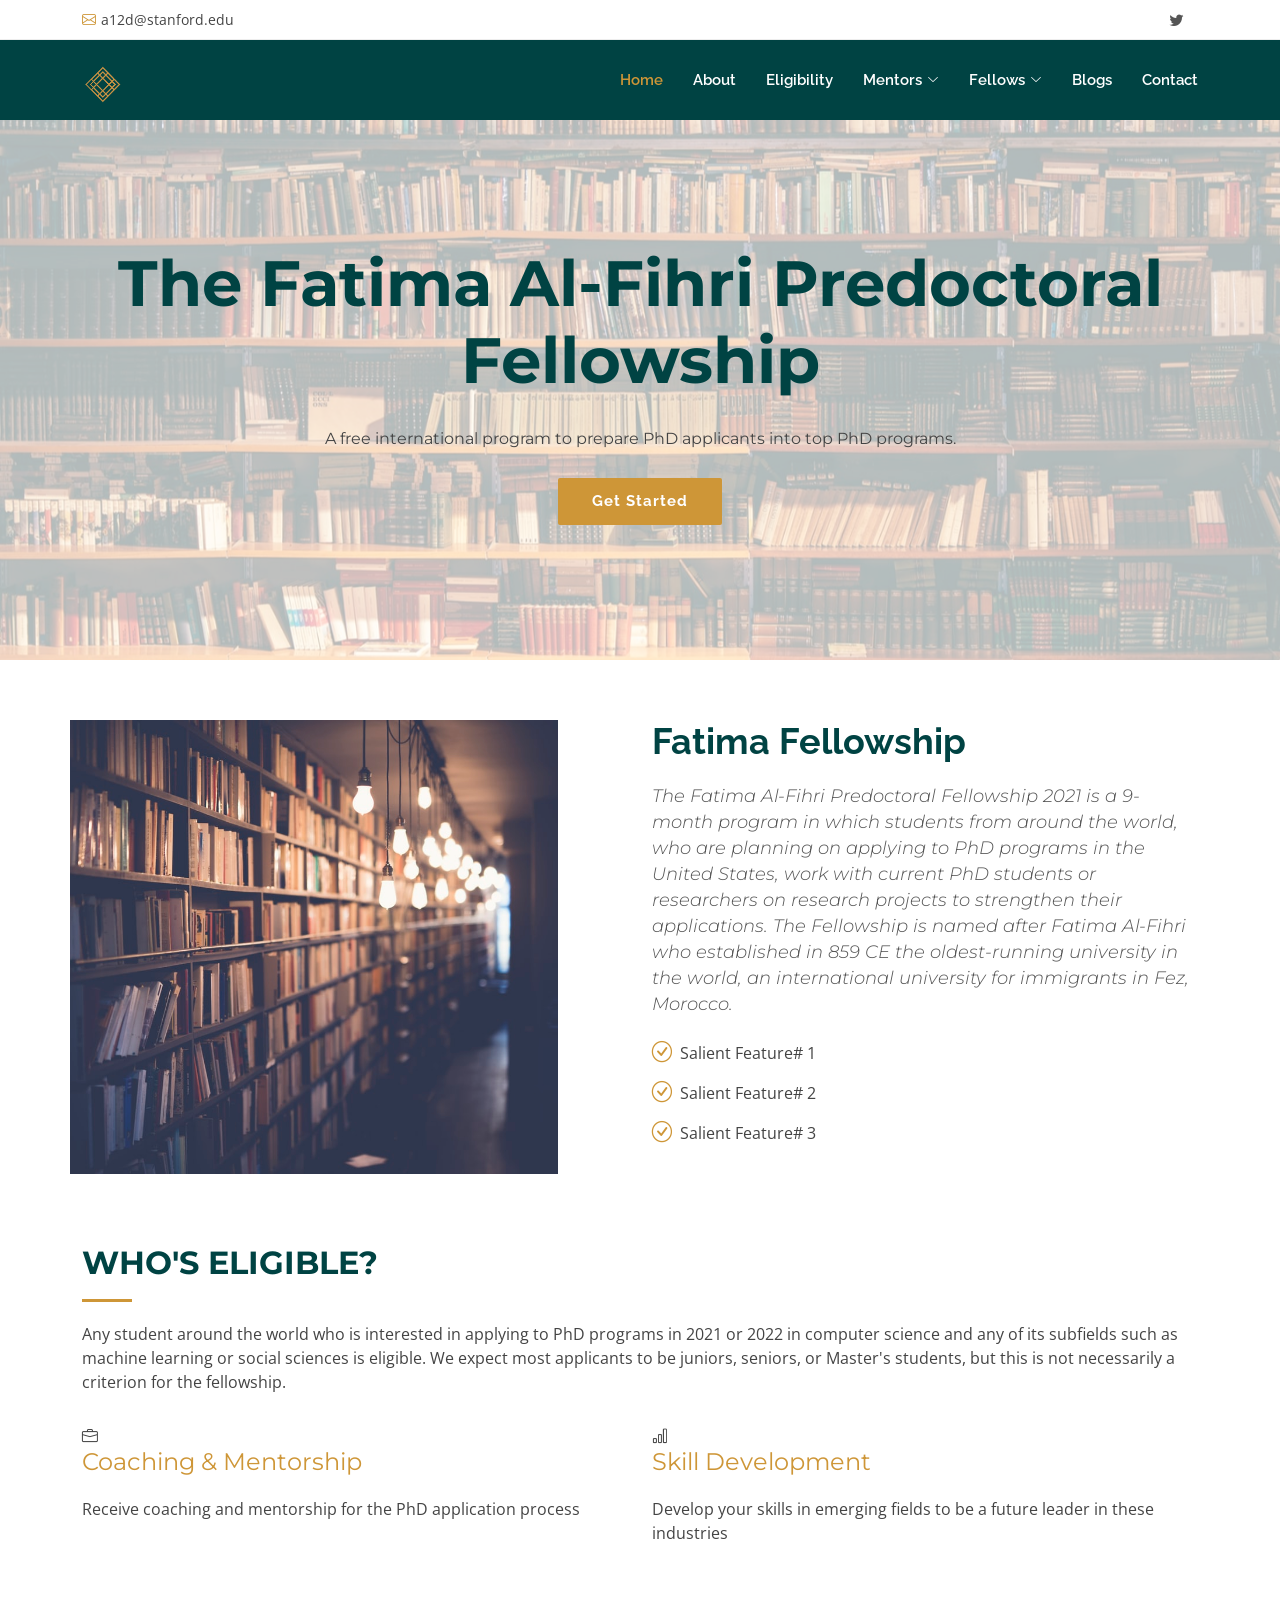
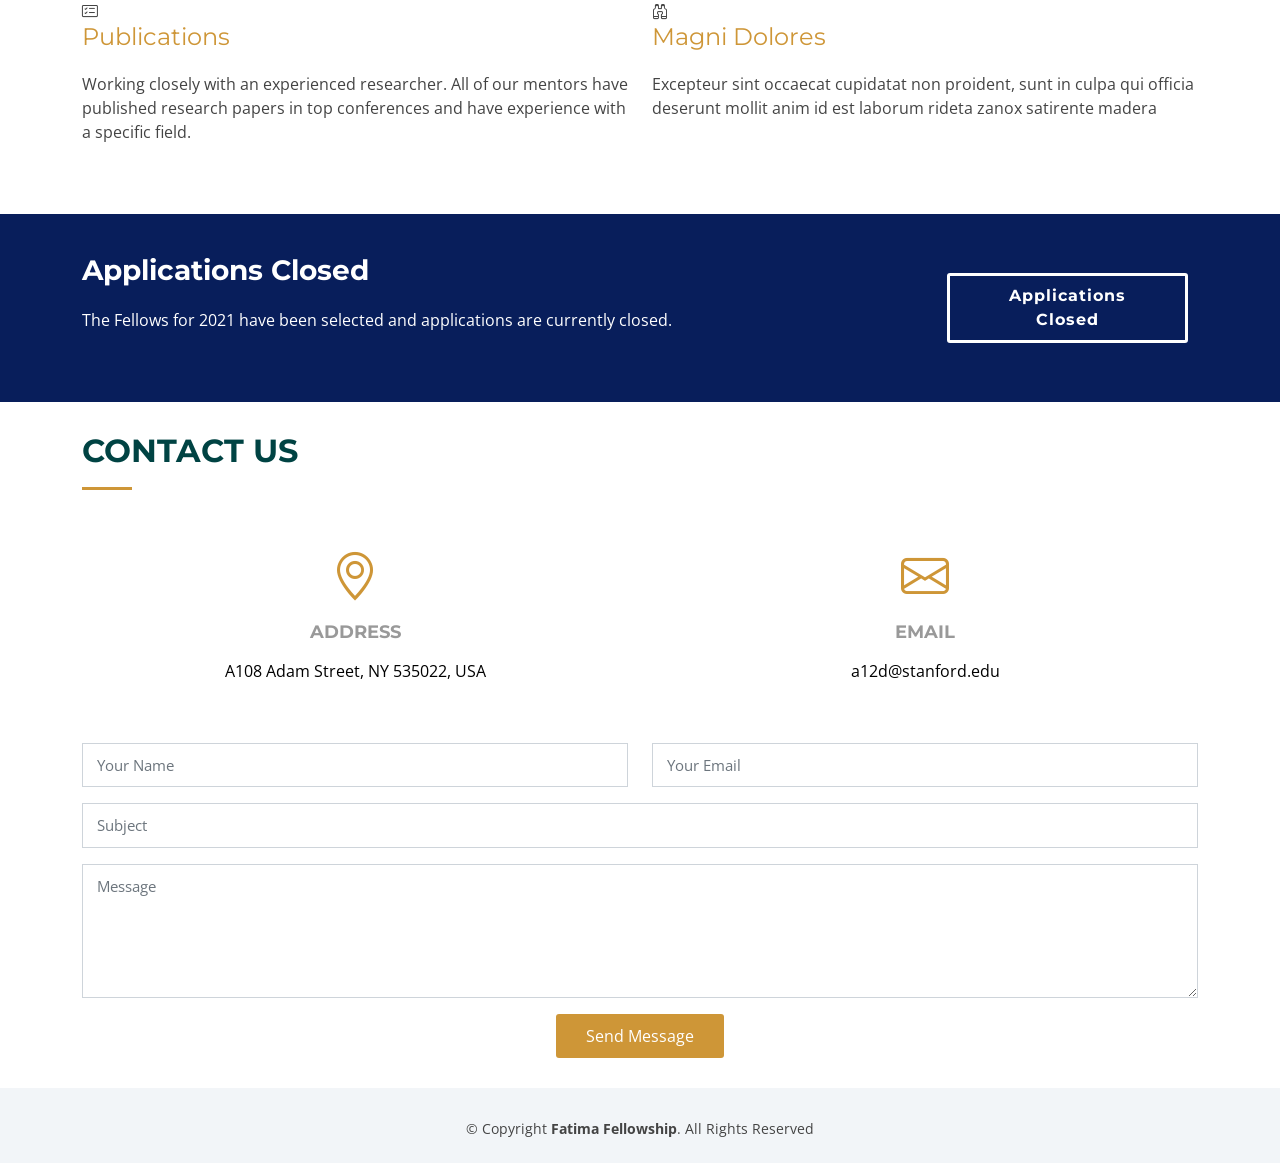
<file: index.html>
<!DOCTYPE html>
<html lang="en">

<head>
  <meta charset="utf-8">
  <meta content="width=device-width, initial-scale=1.0" name="viewport">
  <title>Fatima Fellowship</title>
  <meta content="" name="description">
  <meta content="" name="keywords">

  <!-- Favicons -->
  <link rel="icon" href="FF_logo2.png" type="image/png" sizes="16x16">
  
  <!-- Google Fonts -->
  <link href="https://fonts.googleapis.com/css?family=Open+Sans:300,300i,400,400i,700,700i|Raleway:300,400,500,700,800|Montserrat:300,400,700" rel="stylesheet">

  <!-- Vendor CSS Files -->
  <link href="assets/vendor/aos/aos.css" rel="stylesheet">
  <link href="assets/vendor/bootstrap/css/bootstrap.min.css" rel="stylesheet">
  <link href="assets/vendor/bootstrap-icons/bootstrap-icons.css" rel="stylesheet">
  <link href="assets/vendor/boxicons/css/boxicons.min.css" rel="stylesheet">
  <link href="assets/vendor/glightbox/css/glightbox.min.css" rel="stylesheet">
  <link href="assets/vendor/swiper/swiper-bundle.min.css" rel="stylesheet">

  <!-- Template Main CSS File -->
  <link href="assets/css/style.css" rel="stylesheet">

</head>

<body>

  <!-- ======= Top Bar ======= -->
  <section id="topbar" class="d-flex align-items-center">
    <div class="container d-flex justify-content-center justify-content-md-between">
      <div class="contact-info d-flex align-items-center">
        <i class="bi bi-envelope d-flex align-items-center"><a href="mailto:a12d@stanford.edu">a12d@stanford.edu</a></i>
      </div>
      <div class="social-links d-none d-md-flex align-items-center">
        <a href="https://twitter.com/fatimafellowshp" class="twitter"><i class="bi bi-twitter"></i></a> 
      </div>
    </div>
  </section><!-- End Top Bar-->

  <!-- ======= Header ======= -->
  <header id="header" class="d-flex align-items-center">
    <div class="container d-flex justify-content-between">

      <div id="logo" data-aos="fade-right">
        <h1><a href="index.html"><img src="FF_logo2.png" alt=""></a></h1>
        <!-- Uncomment below if you prefer to use an image logo -->
      </div>

      <nav id="navbar" class="navbar">
        <ul>
          <li><a class="nav-link scrollto active" href="#hero">Home</a></li>
          <li><a class="nav-link scrollto" href="#about">About</a></li>
          <li><a class="nav-link scrollto" href="#eligibility">Eligibility</a></li>
          <li class="dropdown"><a href="#"><span>Mentors</span> <i class="bi bi-chevron-down"></i></a>
            <ul>
              <li><a href="/mentors/mentors_cs.html">Computer Sciences</a></li>
              <li><a href="/mentors/mentors_social.html">Social Sciences</a></li>
            </ul>
          </li>
          <li class="dropdown"><a href="#"><span>Fellows</span> <i class="bi bi-chevron-down"></i></a>
            <ul>
              <li><a href="./fellows/fellows_cs.html">Computer Sciences</a></li>
              <li><a href="./fellows/fellows_social.html">Social Sciences</a></li>
            </ul>
          </li>
          <li><a class="nav-link scrollto" href="/blogs/blogs.html">Blogs</a></li>
          <li><a class="nav-link scrollto" href="#contact">Contact</a></li>

        </ul>
        <i class="bi bi-list mobile-nav-toggle"></i>
      </nav><!-- .navbar -->

    </div>
  </header><!-- End Header -->

  <!-- ======= hero Section ======= -->
  <section id="hero">

    <div class="hero-content" data-aos="fade-up">
      <h2>The Fatima Al-Fihri Predoctoral Fellowship</h2>
      <h6>A free international program to prepare PhD applicants into top PhD programs.</h6>
      <div>
        <a href="#call-to-action" class="btn-projects scrollto">Get Started</a>
      </div>
    </div>

    <div class="hero-slider swiper-container">
      <div class="swiper-wrapper">
        <div class="swiper-slide" style="background-image: url('assets/img/hero-carousel/1.jpeg');"></div>
      </div>
    </div>

  </section><!-- End Hero Section -->

  <main id="main">

    <!-- ======= About Section ======= -->
    <section id="about">
      <div class="container" data-aos="fade-up">
        <div class="row">
          <div class="col-lg-6 about-img">
            <img src="assets/img/library.jpeg" alt="">
          </div>

          <div class="col-lg-6 content">
            <h2>Fatima Fellowship</h2>
            <h3>The Fatima Al-Fihri Predoctoral Fellowship 2021 is a 9-month program in which students from around
               the world, who are planning on applying to PhD programs in the United States, work with current PhD students or researchers 
               on research projects to strengthen their applications. The Fellowship is named after Fatima Al-Fihri who established in 859 CE 
               the oldest-running university in the world, an international university for immigrants in Fez, Morocco.</h3>

            <ul>
              <li><i class="bi bi-check-circle"></i> Salient Feature# 1</li>
              <li><i class="bi bi-check-circle"></i> Salient Feature# 2</li>
              <li><i class="bi bi-check-circle"></i> Salient Feature# 3</li>
            </ul>

          </div>
        </div>

      </div>
    </section><!-- End About Section -->

    <!-- ======= Eligiblilty Section ======= -->
    <section id="eligibility">
      <div class="container" data-aos="fade-up">
        <div class="section-header">
          <h2>Who's eligible?</h2>
          <p>Any student around the world who is interested in applying to PhD programs in 2021 or 2022 in computer science 
            and any of its subfields such as machine learning or social sciences is eligible. We expect most applicants to be juniors, seniors, 
            or Master's students, but this is not necessarily a criterion for the fellowship.</p>
        </div>

        <div class="row gy-4">

          <div class="col-lg-6" data-aos="fade-up" data-aos-delay="100">
            <div class="box">
              <div class="icon"><i class="bi bi-briefcase"></i></div>
              <h4 class="title"><a href="">Coaching & Mentorship</a></h4>
              <p class="description">Receive coaching and mentorship for the PhD application process</p>
            </div>
          </div>

          <div class="col-lg-6" data-aos="fade-up" data-aos-delay="200">
            <div class="box">
              <div class="icon"><i class="bi bi-bar-chart"></i></div>
              <h4 class="title"><a href="">Skill Development</a></h4>
              <p class="description"> Develop your skills in emerging fields 
                to be a future leader in these industries</p>
            </div>
          </div>

          <div class="col-lg-6" data-aos="fade-up" data-aos-delay="300">
            <div class="box">
              <div class="icon"><i class="bi bi-card-checklist"></i></div>
              <h4 class="title"><a href="">Publications</a></h4>
              <p class="description">Working closely with an experienced researcher. All of our mentors have published research 
                papers in top conferences and have experience with a specific field.</p>
            </div>
          </div>

          <div class="col-lg-6" data-aos="fade-up" data-aos-delay="400">
            <div class="box">
              <div class="icon"><i class="bi bi-binoculars"></i></div>
              <h4 class="title"><a href="">Magni Dolores</a></h4>
              <p class="description">Excepteur sint occaecat cupidatat non proident, sunt in culpa qui officia deserunt mollit anim id est laborum rideta zanox satirente madera</p>
            </div>
          </div>

        </div>

      </div>
    </section><!-- End Services Section -->

    <!-- ======= Clients Section ======= 
    <section id="clients">
      <div class="container" data-aos="fade-up">
        <div class="section-header">
          <h2>Clients</h2>
          <p>Sed tamen tempor magna labore dolore dolor sint tempor duis magna elit veniam aliqua esse amet veniam enim export quid quid veniam aliqua eram noster malis nulla duis fugiat culpa esse aute nulla ipsum velit export irure minim illum fore</p>
        </div>

        <div class="clients-slider swiper-container" data-aos="fade-up" data-aos-delay="100">
          <div class="swiper-wrapper align-items-center">
            <div class="swiper-slide"><img src="assets/img/clients/client-1.png" class="img-fluid" alt=""></div>
            <div class="swiper-slide"><img src="assets/img/clients/client-2.png" class="img-fluid" alt=""></div>
            <div class="swiper-slide"><img src="assets/img/clients/client-3.png" class="img-fluid" alt=""></div>
            <div class="swiper-slide"><img src="assets/img/clients/client-4.png" class="img-fluid" alt=""></div>
            <div class="swiper-slide"><img src="assets/img/clients/client-5.png" class="img-fluid" alt=""></div>
            <div class="swiper-slide"><img src="assets/img/clients/client-6.png" class="img-fluid" alt=""></div>
            <div class="swiper-slide"><img src="assets/img/clients/client-7.png" class="img-fluid" alt=""></div>
            <div class="swiper-slide"><img src="assets/img/clients/client-8.png" class="img-fluid" alt=""></div>
          </div>
          <div class="swiper-pagination"></div>
        </div>

      </div>
    </section> End Clients Section -->

    <!-- ======= Portfolio Section ======= 
    <section id="portfolio" class="portfolio">
      <div class="container" data-aos="fade-up">
        <div class="section-header">
          <h2>Our Portfolio</h2>
          <p>Sed tamen tempor magna labore dolore dolor sint tempor duis magna elit veniam aliqua esse amet veniam enim export quid quid veniam aliqua eram noster malis nulla duis fugiat culpa esse aute nulla ipsum velit export irure minim illum fore</p>
        </div>

        <div class="row" data-aos="fade-up" data-aos-delay="100">
          <div class="col-lg-12 d-flex justify-content-center">
            <ul id="portfolio-flters">
              <li data-filter="*" class="filter-active">All</li>
              <li data-filter=".filter-app">App</li>
              <li data-filter=".filter-card">Card</li>
              <li data-filter=".filter-web">Web</li>
            </ul>
          </div>
        </div>

        <div class="row portfolio-container" data-aos="fade-up" data-aos-delay="200">

          <div class="col-lg-4 col-md-6 portfolio-item filter-app">
            <img src="assets/img/portfolio/portfolio-1.jpg" class="img-fluid" alt="">
            <div class="portfolio-info">
              <h4>App 1</h4>
              <p>App</p>
              <a href="assets/img/portfolio/portfolio-1.jpg" data-gallery="portfolioGallery" class="portfolio-lightbox preview-link" title="App 1"><i class="bx bx-plus"></i></a>
              <a href="portfolio-details.html" class="details-link" title="More Details"><i class="bx bx-link"></i></a>
            </div>
          </div>

          <div class="col-lg-4 col-md-6 portfolio-item filter-web">
            <img src="assets/img/portfolio/portfolio-2.jpg" class="img-fluid" alt="">
            <div class="portfolio-info">
              <h4>Web 3</h4>
              <p>Web</p>
              <a href="assets/img/portfolio/portfolio-2.jpg" data-gallery="portfolioGallery" class="portfolio-lightbox preview-link" title="Web 3"><i class="bx bx-plus"></i></a>
              <a href="portfolio-details.html" class="details-link" title="More Details"><i class="bx bx-link"></i></a>
            </div>
          </div>

          <div class="col-lg-4 col-md-6 portfolio-item filter-app">
            <img src="assets/img/portfolio/portfolio-3.jpg" class="img-fluid" alt="">
            <div class="portfolio-info">
              <h4>App 2</h4>
              <p>App</p>
              <a href="assets/img/portfolio/portfolio-3.jpg" data-gallery="portfolioGallery" class="portfolio-lightbox preview-link" title="App 2"><i class="bx bx-plus"></i></a>
              <a href="portfolio-details.html" class="details-link" title="More Details"><i class="bx bx-link"></i></a>
            </div>
          </div>

          <div class="col-lg-4 col-md-6 portfolio-item filter-card">
            <img src="assets/img/portfolio/portfolio-4.jpg" class="img-fluid" alt="">
            <div class="portfolio-info">
              <h4>Card 2</h4>
              <p>Card</p>
              <a href="assets/img/portfolio/portfolio-4.jpg" data-gallery="portfolioGallery" class="portfolio-lightbox preview-link" title="Card 2"><i class="bx bx-plus"></i></a>
              <a href="portfolio-details.html" class="details-link" title="More Details"><i class="bx bx-link"></i></a>
            </div>
          </div>

          <div class="col-lg-4 col-md-6 portfolio-item filter-web">
            <img src="assets/img/portfolio/portfolio-5.jpg" class="img-fluid" alt="">
            <div class="portfolio-info">
              <h4>Web 2</h4>
              <p>Web</p>
              <a href="assets/img/portfolio/portfolio-5.jpg" data-gallery="portfolioGallery" class="portfolio-lightbox preview-link" title="Web 2"><i class="bx bx-plus"></i></a>
              <a href="portfolio-details.html" class="details-link" title="More Details"><i class="bx bx-link"></i></a>
            </div>
          </div>

          <div class="col-lg-4 col-md-6 portfolio-item filter-app">
            <img src="assets/img/portfolio/portfolio-6.jpg" class="img-fluid" alt="">
            <div class="portfolio-info">
              <h4>App 3</h4>
              <p>App</p>
              <a href="assets/img/portfolio/portfolio-6.jpg" data-gallery="portfolioGallery" class="portfolio-lightbox preview-link" title="App 3"><i class="bx bx-plus"></i></a>
              <a href="portfolio-details.html" class="details-link" title="More Details"><i class="bx bx-link"></i></a>
            </div>
          </div>

          <div class="col-lg-4 col-md-6 portfolio-item filter-card">
            <img src="assets/img/portfolio/portfolio-7.jpg" class="img-fluid" alt="">
            <div class="portfolio-info">
              <h4>Card 1</h4>
              <p>Card</p>
              <a href="assets/img/portfolio/portfolio-7.jpg" data-gallery="portfolioGallery" class="portfolio-lightbox preview-link" title="Card 1"><i class="bx bx-plus"></i></a>
              <a href="portfolio-details.html" class="details-link" title="More Details"><i class="bx bx-link"></i></a>
            </div>
          </div>

          <div class="col-lg-4 col-md-6 portfolio-item filter-card">
            <img src="assets/img/portfolio/portfolio-8.jpg" class="img-fluid" alt="">
            <div class="portfolio-info">
              <h4>Card 3</h4>
              <p>Card</p>
              <a href="assets/img/portfolio/portfolio-8.jpg" data-gallery="portfolioGallery" class="portfolio-lightbox preview-link" title="Card 3"><i class="bx bx-plus"></i></a>
              <a href="portfolio-details.html" class="details-link" title="More Details"><i class="bx bx-link"></i></a>
            </div>
          </div>

          <div class="col-lg-4 col-md-6 portfolio-item filter-web">
            <img src="assets/img/portfolio/portfolio-9.jpg" class="img-fluid" alt="">
            <div class="portfolio-info">
              <h4>Web 3</h4>
              <p>Web</p>
              <a href="assets/img/portfolio/portfolio-9.jpg" data-gallery="portfolioGallery" class="portfolio-lightbox preview-link" title="Web 3"><i class="bx bx-plus"></i></a>
              <a href="portfolio-details.html" class="details-link" title="More Details"><i class="bx bx-link"></i></a>
            </div>
          </div>

        </div>

      </div>
    </section>  End Portfolio Section -->

    <!-- ======= Testimonials Section ======= 
    <section id="testimonials">
      <div class="container" data-aos="fade-up">
        <div class="section-header">
          <h2>Testimonials</h2>
          <p>Sed tamen tempor magna labore dolore dolor sint tempor duis magna elit veniam aliqua esse amet veniam enim export quid quid veniam aliqua eram noster malis nulla duis fugiat culpa esse aute nulla ipsum velit export irure minim illum fore</p>
        </div>

        <div class="testimonials-slider swiper-container" data-aos="fade-up" data-aos-delay="100">
          <div class="swiper-wrapper">

            <div class="swiper-slide">
              <div class="testimonial-item">
                <p>
                  <img src="assets/img/quote-sign-left.png" class="quote-sign-left" alt="">
                  Proin iaculis purus consequat sem cure digni ssim donec porttitora entum suscipit rhoncus. Accusantium quam, ultricies eget id, aliquam eget nibh et. Maecen aliquam, risus at semper.
                  <img src="assets/img/quote-sign-right.png" class="quote-sign-right" alt="">
                </p>
                <img src="assets/img/testimonial-1.jpg" class="testimonial-img" alt="">
                <h3>Saul Goodman</h3>
                <h4>Ceo &amp; Founder</h4>
              </div>
            </div>End testimonial item 

            <div class="swiper-slide">
              <div class="testimonial-item">
                <p>
                  <img src="assets/img/quote-sign-left.png" class="quote-sign-left" alt="">
                  Export tempor illum tamen malis malis eram quae irure esse labore quem cillum quid cillum eram malis quorum velit fore eram velit sunt aliqua noster fugiat irure amet legam anim culpa.
                  <img src="assets/img/quote-sign-right.png" class="quote-sign-right" alt="">
                </p>
                <img src="assets/img/testimonial-2.jpg" class="testimonial-img" alt="">
                <h3>Sara Wilsson</h3>
                <h4>Designer</h4>
              </div>
            </div>End testimonial item 

            <div class="swiper-slide">
              <div class="testimonial-item">
                <p>
                  <img src="assets/img/quote-sign-left.png" class="quote-sign-left" alt="">
                  Enim nisi quem export duis labore cillum quae magna enim sint quorum nulla quem veniam duis minim tempor labore quem eram duis noster aute amet eram fore quis sint minim.
                  <img src="assets/img/quote-sign-right.png" class="quote-sign-right" alt="">
                </p>
                <img src="assets/img/testimonial-3.jpg" class="testimonial-img" alt="">
                <h3>Jena Karlis</h3>
                <h4>Store Owner</h4>
              </div>
            </div>End testimonial item 

            <div class="swiper-slide">
              <div class="testimonial-item">
                <p>
                  <img src="assets/img/quote-sign-left.png" class="quote-sign-left" alt="">
                  Fugiat enim eram quae cillum dolore dolor amet nulla culpa multos export minim fugiat minim velit minim dolor enim duis veniam ipsum anim magna sunt elit fore quem dolore labore illum veniam.
                  <img src="assets/img/quote-sign-right.png" class="quote-sign-right" alt="">
                </p>
                <img src="assets/img/testimonial-4.jpg" class="testimonial-img" alt="">
                <h3>Matt Brandon</h3>
                <h4>Freelancer</h4>
              </div>
            </div> End testimonial item 

            <div class="swiper-slide">
              <div class="testimonial-item">
                <p>
                  <img src="assets/img/quote-sign-left.png" class="quote-sign-left" alt="">
                  Quis quorum aliqua sint quem legam fore sunt eram irure aliqua veniam tempor noster veniam enim culpa labore duis sunt culpa nulla illum cillum fugiat legam esse veniam culpa fore nisi cillum quid.
                  <img src="assets/img/quote-sign-right.png" class="quote-sign-right" alt="">
                </p>
                <img src="assets/img/testimonial-5.jpg" class="testimonial-img" alt="">
                <h3>John Larson</h3>
                <h4>Entrepreneur</h4>
              </div>
            </div>End testimonial item 

          </div>
          <div class="swiper-pagination"></div>
        </div>

      </div>
    </section>
    End Testimonials Section -->

    <!-- ======= Call To Action Section ======= -->
    <section id="call-to-action">
      <div class="container" data-aos="zoom-out">
        <div class="row">
          <div class="col-lg-9 text-center text-lg-start">
            <h3 class="cta-title">Applications Closed</h3>
            <p class="cta-text">The Fellows for 2021 have been selected and applications are currently closed.</p>
          </div>
          <div class="col-lg-3 cta-btn-container text-center">
            <a class="cta-btn align-middle" disabled="true" href="#">Applications Closed</a>
          </div>
        </div>
      </div>
    </section><!-- End Call To Action Section -->

    <!-- ======= Team Section ======= 
    <section id="team">
      <div class="container" data-aos="fade-up">
        <div class="section-header">
          <h2>Our Team</h2>
        </div>
        <div class="row">
          <div class="col-lg-3 col-md-6">
            <div class="member">
              <div class="pic"><img src="assets/img/team-1.jpeg" alt=""></div>
              <div class="details">
                <h4>Abubakar Abid</h4>
                <span>Chief Executive Officer</span>
                <div class="social">
                  <a href="https://twitter.com/abidlabs"><i class="bi bi-twitter"></i></a>
                  <a href="https://github.com/abidlabs"><i class="bi bi-github"></i></a>
                  <a href="https://www.linkedin.com/in/abid15/"><i class="bi bi-linkedin"></i></a>
                </div>
              </div>
            </div>
          </div>

          <div class="col-lg-3 col-md-6">
            <div class="member">
              <div class="pic"><img src="assets/img/team-2.png" alt=""></div>
              <div class="details">
                <h4>Mehmet Efe Akengin</h4>
                <span>CTO</span>
                <div class="social">
                  <a href=""><i class="bi bi-twitter"></i></a>
                  <a href=""><i class="bi bi-facebook"></i></a>
                  <a href=""><i class="bi bi-instagram"></i></a>
                  <a href=""><i class="bi bi-linkedin"></i></a>
                </div>
              </div>
            </div>
          </div>

          <div class="col-lg-3 col-md-6">
            <div class="member">
              <div class="pic"><img src="assets/img/avatar.png" alt=""></div>
              <div class="details">
                <h4>Ali Abid</h4>
                <span>Product Manager</span>
                <div class="social">
                  <a href=""><i class="bi bi-twitter"></i></a>
                  <a href=""><i class="bi bi-facebook"></i></a>
                  <a href=""><i class="bi bi-instagram"></i></a>
                  <a href=""><i class="bi bi-linkedin"></i></a>
                </div>
              </div>
            </div>
          </div>

          <div class="col-lg-3 col-md-6">
            <div class="member">
              <div class="pic"><img src="assets/img/avatar.png" alt=""></div>
              <div class="details">
                <h4>Razan Baltaji</h4>
                <span>Chief Strategist</span>
                <div class="social">
                  <a href=""><i class="bi bi-twitter"></i></a>
                  <a href=""><i class="bi bi-facebook"></i></a>
                  <a href=""><i class="bi bi-instagram"></i></a>
                  <a href=""><i class="bi bi-linkedin"></i></a>
                </div>
              </div>
            </div>
          </div>
        </div>

      </div>
    </section>End Team Section -->

    <!-- ======= Contact Section ======= -->
    <section id="contact">
      <div class="container" data-aos="fade-up">
        <div class="section-header">
          <h2>Contact Us</h2>
        </div>

        <div class="row contact-info">

          <div class="col-md-6">
            <div class="contact-address">
              <i class="bi bi-geo-alt"></i>
              <h3>Address</h3>
              <address>A108 Adam Street, NY 535022, USA</address>
            </div>
          </div>

          <div class="col-md-6">
            <div class="contact-email">
              <i class="bi bi-envelope"></i>
              <h3>Email</h3>
              <p><a href="mailto:a12d@stanford.edu">a12d@stanford.edu</a></p>
            </div>
          </div>

        </div>
      </div>

      <!-- <div class="container mb-4">
        <iframe src="https://www.google.com/maps/embed?pb=!1m18!1m12!1m3!1d22864.11283411948!2d-73.96468908098944!3d40.630720240038435!2m3!1f0!2f0!3f0!3m2!1i1024!2i768!4f13.1!3m3!1m2!1s0x89c24fa5d33f083b%3A0xc80b8f06e177fe62!2sNew+York%2C+NY%2C+USA!5e0!3m2!1sen!2sbg!4v1540447494452" width="100%" height="380" frameborder="0" style="border:0" allowfullscreen></iframe>
      </div> -->

      <div class="container">
        <div class="form">
          <form action="forms/email_sender.php" method="post" role="form" class="php-email-form">
            <div class="row">
              <div class="form-group col-md-6">
                <input type="text" name="name" class="form-control" id="name" placeholder="Your Name" required>
              </div>
              <div class="form-group col-md-6 mt-3 mt-md-0">
                <input type="email" class="form-control" name="email" id="email" placeholder="Your Email" required>
              </div>
            </div>
            <div class="form-group mt-3">
              <input type="text" class="form-control" name="subject" id="subject" placeholder="Subject" required>
            </div>
            <div class="form-group mt-3">
              <textarea class="form-control" name="message" rows="5" placeholder="Message" required></textarea>
            </div>

            <div class="my-3">
              <div class="loading">Loading</div>
              <div class="error-message"></div>
              <div class="sent-message">Your message has been sent. Thank you!</div>
            </div>

            <div class="text-center"><button name="submit" type="submit">Send Message</button></div>
          </form>
        </div>

      </div>
    </section><!-- End Contact Section -->

  </main><!-- End #main -->

  <!-- ======= Footer ======= -->
  <footer id="footer">
    <div class="container">
      <div class="copyright">
        &copy; Copyright <strong>Fatima Fellowship</strong>. All Rights Reserved
      </div>
    </div>
  </footer><!-- End Footer -->

  <a href="#" class="back-to-top d-flex align-items-center justify-content-center"><i class="bi bi-arrow-up-short"></i></a>

  <!-- Vendor JS Files -->
  <script src="assets/vendor/aos/aos.js"></script>
  <script src="assets/vendor/bootstrap/js/bootstrap.bundle.min.js"></script>
  <script src="assets/vendor/glightbox/js/glightbox.min.js"></script>
  <script src="assets/vendor/isotope-layout/isotope.pkgd.min.js"></script>
  <script src="assets/vendor/php-email-form/validate.js"></script>
  <script src="assets/vendor/swiper/swiper-bundle.min.js"></script>

  <!-- Template Main JS File -->
  <script src="assets/js/main.js"></script>

</body>

</html>
</file>
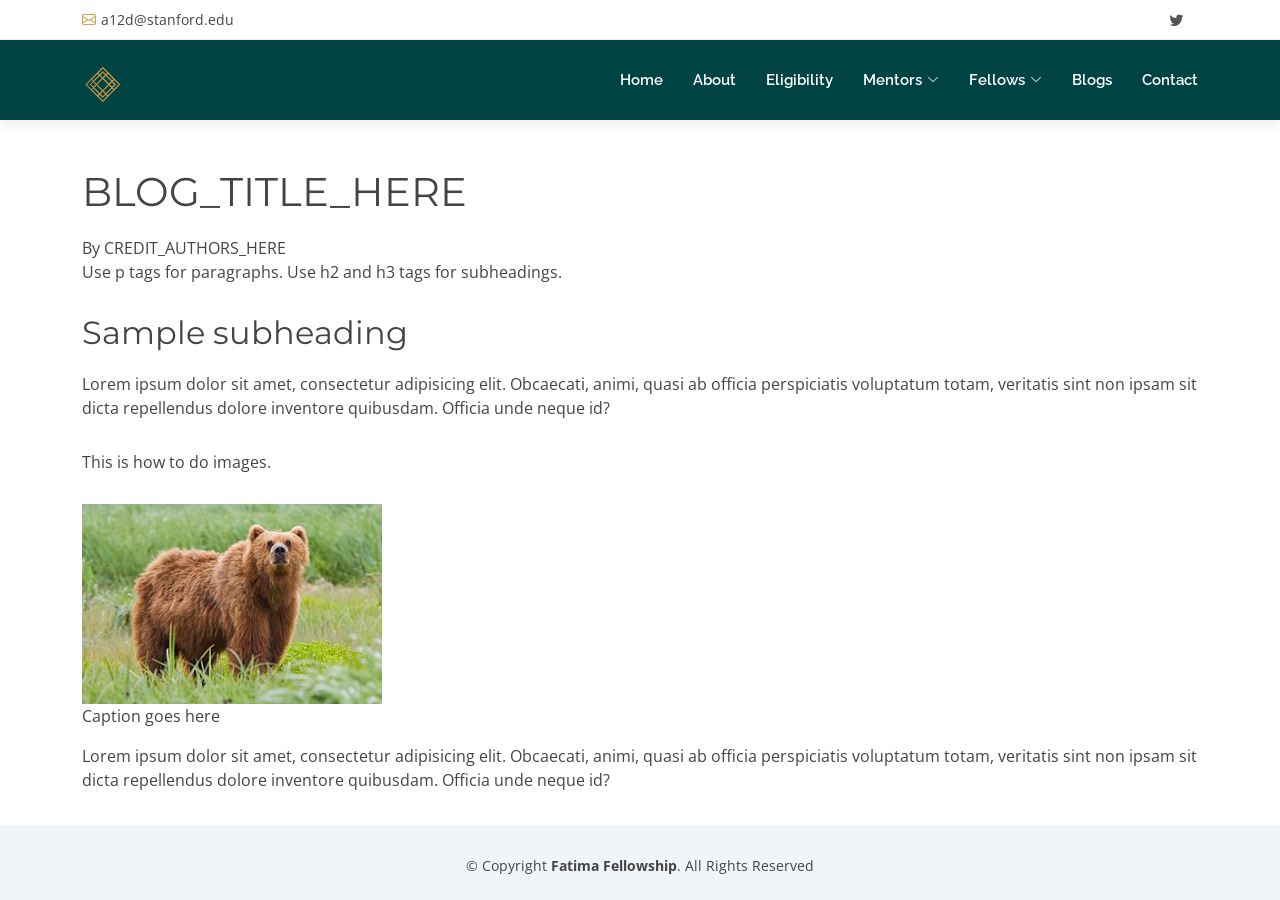
<file: blogs/template/index.html>
<!doctype html>
<html lang="en">
  <head>
    <meta charset="utf-8">
    <meta content="width=device-width, initial-scale=1.0" name="viewport">
    <title>Fatima Fellowship | Blogs</title>
    <meta content="" name="description">
    <meta content="" name="keywords">
  
    <!-- Favicons -->
    <link rel="icon" href="../../FF_logo2.png" type="image/png" sizes="16x16">
    
    <!-- Google Fonts -->
    <link href="https://fonts.googleapis.com/css?family=Open+Sans:300,300i,400,400i,700,700i|Raleway:300,400,500,700,800|Montserrat:300,400,700" rel="stylesheet">
  
    <!-- Vendor CSS Files -->
    <link href="../../assets/vendor/aos/aos.css" rel="stylesheet">
    <link href="../../assets/vendor/bootstrap/css/bootstrap.min.css" rel="stylesheet">
    <link href="../../assets/vendor/bootstrap-icons/bootstrap-icons.css" rel="stylesheet">
    <link href="../../assets/vendor/boxicons/css/boxicons.min.css" rel="stylesheet">
    <link href="../../assets/vendor/glightbox/css/glightbox.min.css" rel="stylesheet">
    <link href="../../assets/vendor/swiper/swiper-bundle.min.css" rel="stylesheet">
  
    <!-- Template Main CSS File -->
    <link href="../../assets/css/style.css" rel="stylesheet">
  
  </head>
<body id="blog">
     
  <!-- ======= Top Bar ======= -->
  <section id="topbar" class="d-flex align-items-center">
    <div class="container d-flex justify-content-center justify-content-md-between">
      <div class="contact-info d-flex align-items-center">
        <i class="bi bi-envelope d-flex align-items-center"><a href="mailto:a12d@stanford.edu">a12d@stanford.edu</a></i>
      </div>
      <div class="social-links d-none d-md-flex align-items-center">
        <a href="https://twitter.com/fatimafellowshp" class="twitter"><i class="bi bi-twitter"></i></a>
       </div>
    </div>
  </section><!-- End Top Bar-->

  <!-- ======= Header ======= -->
  <header id="header" class="d-flex align-items-center">
    <div class="container d-flex justify-content-between">

      <div id="logo" data-aos="fade-right">
        <h1><a href="index.html"><img src="../../FF_logo2.png" alt=""></a></h1>
        <!-- Uncomment below if you prefer to use an image logo -->
        <!-- <a href="index.html"><img src="assets/img/logo.png" alt=""></a>-->
      </div>

      <nav id="navbar" class="navbar">
        <ul>
          <li><a class="nav-link scrollto " href="../../">Home</a></li>
          <li><a class="nav-link scrollto" href="../../#about">About</a></li>
          <li><a class="nav-link scrollto" href="../../#eligibility">Eligibility</a></li>
          <li class="dropdown"><a href="#"><span>Mentors</span> <i class="bi bi-chevron-down"></i></a>
            <ul>
              <li><a href="../../mentors.html">Computer Sciences</a></li>
              <li><a href="../../mentors.html">Social Sciences</a></li>
              
            </ul>
          </li>
          <li class="dropdown"><a href="#"><span>Fellows</span> <i class="bi bi-chevron-down"></i></a>
            <ul>
              <li><a href="../../fellows/fellows_cs.html">Computer Sciences</a></li>
              <li><a class="active" href="../.././fellows/fellows_social.html">Social Sciences</a></li>
            </ul>
          </li>
          <li><a class="nav-link scrollto " href="../blogs.html">Blogs</a></li>
          <li><a class="nav-link scrollto" href="../../#contact">Contact</a></li>

        </ul>
        <i class="bi bi-list mobile-nav-toggle"></i>
      </nav><!-- .navbar -->

    </div>
  </header><!-- End Header -->
  <main class="container pt-5" data-aos="fade-up">
    <h1>BLOG_TITLE_HERE</h1>
  <span class="credit">By CREDIT_AUTHORS_HERE</span>
  <p>Use p tags for paragraphs. Use h2 and h3 tags for subheadings.</p>
  <h2>Sample subheading</h2>
  <p>Lorem ipsum dolor sit amet, consectetur adipisicing elit. Obcaecati, animi, quasi ab officia perspiciatis voluptatum totam, veritatis sint non ipsam sit dicta repellendus dolore inventore quibusdam. Officia unde neque id?</p>
  <p>This is how to do images.</p>
  <figure>
    <img src='bear.jpg' height="200" alt='alt description'/>
    <figcaption>Caption goes here</figcaption>
  </figure>  
  <p>Lorem ipsum dolor sit amet, consectetur adipisicing elit. Obcaecati, animi, quasi ab officia perspiciatis voluptatum totam, veritatis sint non ipsam sit dicta repellendus dolore inventore quibusdam. Officia unde neque id?</p>
  </main>
    <!-- ======= Footer ======= -->
    <footer id="footer">
      <div class="container">
        <div class="copyright">
          &copy; Copyright <strong>Fatima Fellowship</strong>. All Rights Reserved
        </div>
      </div>
    </footer><!-- End Footer -->
    
    <a href="#" class="back-to-top d-flex align-items-center justify-content-center"><i class="bi bi-arrow-up-short"></i></a>
    
    <!-- Vendor JS Files -->
    <script src="../../assets/vendor/aos/aos.js"></script>
    <script src="../../assets/vendor/bootstrap/js/bootstrap.bundle.min.js"></script>
    <script src="../../assets/vendor/glightbox/js/glightbox.min.js"></script>
    <script src="../../assets/vendor/isotope-layout/isotope.pkgd.min.js"></script>
    <script src="../../assets/vendor/php-email-form/validate.js"></script>
    <script src="../../assets/vendor/swiper/swiper-bundle.min.js"></script>
    
    <!-- Template Main JS File -->
    <script src="../../assets/js/main.js"></script>
  
</body>
</html>
</file>
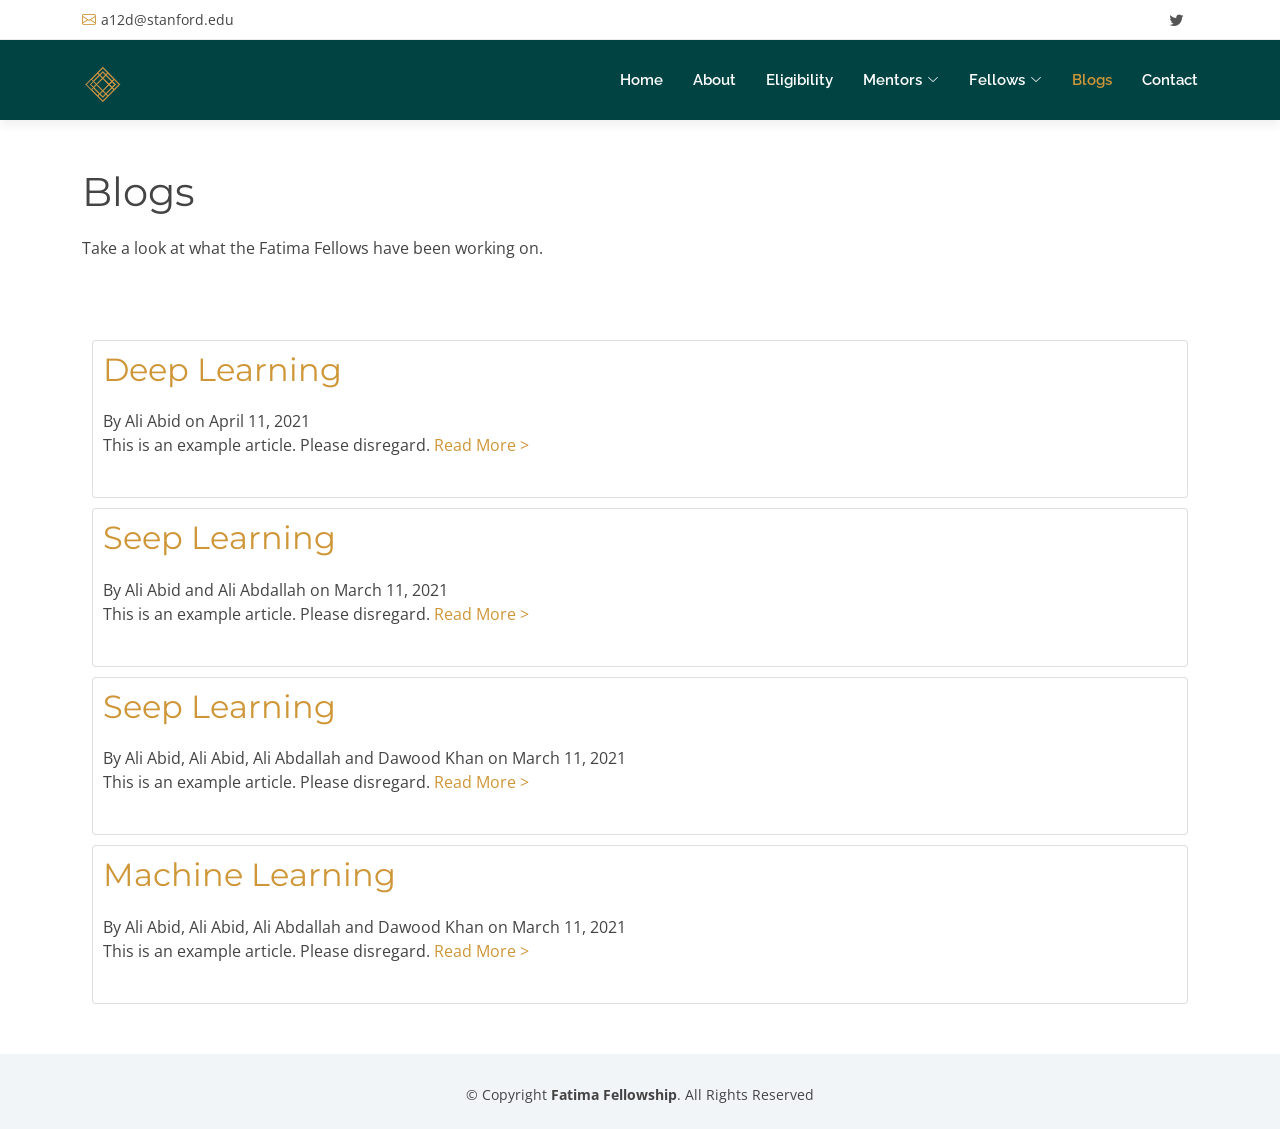
<file: blogs/blogs.html>
<!doctype html>
<html lang="en">
  <head>
    <meta charset="utf-8">
    <meta content="width=device-width, initial-scale=1.0" name="viewport">
    <title>Fatima Fellowship | Blogs</title>
    <meta content="" name="description">
    <meta content="" name="keywords">
  
    <!-- Favicons -->
    <link rel="icon" href="/FF_logo2.png" type="image/png" sizes="16x16">
    
    <!-- Google Fonts -->
    <link href="https://fonts.googleapis.com/css?family=Open+Sans:300,300i,400,400i,700,700i|Raleway:300,400,500,700,800|Montserrat:300,400,700" rel="stylesheet">
  
    <!-- Vendor CSS Files -->
    <link href="/assets/vendor/aos/aos.css" rel="stylesheet">
    <link href="/assets/vendor/bootstrap/css/bootstrap.min.css" rel="stylesheet">
    <link href="/assets/vendor/bootstrap-icons/bootstrap-icons.css" rel="stylesheet">
    <link href="/assets/vendor/boxicons/css/boxicons.min.css" rel="stylesheet">
    <link href="/assets/vendor/glightbox/css/glightbox.min.css" rel="stylesheet">
    <link href="/assets/vendor/swiper/swiper-bundle.min.css" rel="stylesheet">
  
    <!-- Template Main CSS File -->
    <link href="/assets/css/style.css" rel="stylesheet">
  
  </head>
<body>
  
  <!-- ======= Top Bar ======= -->
  <section id="topbar" class="d-flex align-items-center">
    <div class="container d-flex justify-content-center justify-content-md-between">
      <div class="contact-info d-flex align-items-center">
        <i class="bi bi-envelope d-flex align-items-center"><a href="mailto:a12d@stanford.edu">a12d@stanford.edu</a></i>
      </div>
      <div class="social-links d-none d-md-flex align-items-center">
        <a href="https://twitter.com/fatimafellowshp" class="twitter"><i class="bi bi-twitter"></i></a>
       </div>
    </div>
  </section><!-- End Top Bar-->

  <!-- ======= Header ======= -->
  <header id="header" class="d-flex align-items-center">
    <div class="container d-flex justify-content-between">

      <div id="logo" data-aos="fade-right">
        <h1><a href="/index.html"><img src="/FF_logo2.png" alt=""></a></h1>
        <!-- Uncomment below if you prefer to use an image logo -->
        <!-- <a href="index.html"><img src="assets/img/logo.png" alt=""></a>-->
      </div>

      <nav id="navbar" class="navbar">
        <ul>
          <li><a class="nav-link scrollto " href="/">Home</a></li>
          <li><a class="nav-link scrollto" href="/#about">About</a></li>
          <li><a class="nav-link scrollto" href="/#eligibility">Eligibility</a></li>
          <li class="dropdown"><a href="#"><span>Mentors</span> <i class="bi bi-chevron-down"></i></a>
            <ul>
              <li><a href="/mentors/mentors_cs.html">Computer Sciences</a></li>
              <li><a href="/mentors/mentors_social.html">Social Sciences</a></li>
            </ul>
          </li>
          <li class="dropdown"><a href="#"><span>Fellows</span> <i class="bi bi-chevron-down"></i></a>
            <ul>
              <li><a href="/fellows/fellows_cs.html">Computer Sciences</a></li>
              <li><a href="/fellows/fellows_social.html">Social Sciences</a></li>
            </ul>
          </li>
          <li><a class="nav-link scrollto active" href="#">Blogs</a></li>
          <li><a class="nav-link scrollto" href="/#contact">Contact</a></li>

        </ul>
        <i class="bi bi-list mobile-nav-toggle"></i>
      </nav><!-- .navbar -->

    </div>
  </header><!-- End Header -->

 <main class="container pt-5" data-aos="fade-up">
  <h1>Blogs</h1>
  <p>Take a look at what the Fatima Fellows have been working on.</p>
  <section id="blogs"></section>
  <script src="https://cdnjs.cloudflare.com/ajax/libs/jquery/3.6.0/jquery.min.js" integrity="sha512-894YE6QWD5I59HgZOGReFYm4dnWc1Qt5NtvYSaNcOP+u1T9qYdvdihz0PPSiiqn/+/3e7Jo4EaG7TubfWGUrMQ==" crossorigin="anonymous"></script>
  <script>
    let html = "";
    $.getJSON("blogs.json", (blogs) => {
      for (let blog of blogs) {
        let formatted_date = (new Date(blog.date_created)).toLocaleDateString("en-US", {
          year: 'numeric',
          month: 'long',
          day: 'numeric'
        });
        let author_list = "";
        if (blog.authors.length == 1) {
          author_list = blog.authors[0];
        } else if (blog.authors.length == 2) {
          author_list = blog.authors.join(" and ");
        } else {
          let len = blog.authors.length;
          author_list = blog.authors.slice(0, len - 2).join(", ") + ", " + blog.authors[len - 2] + " and " + blog.authors[len - 1];
        }
        html += `
        <div class="card list-item">
          <h2><a href="/blogs/${blog.folder}">${blog.title}</a></h2>
          <span class="credit">By ${author_list} on ${formatted_date}</span>
          <p>${blog.summary} <a href="/blogs/${blog.folder}">Read More &gt;</a></p>
        </div>`;
      }
      $("#blogs").html(html);
    });
  </script>
 </main>
   <!-- ======= Footer ======= -->
   <footer id="footer">
    <div class="container">
      <div class="copyright">
        &copy; Copyright <strong>Fatima Fellowship</strong>. All Rights Reserved
      </div>
    </div>
  </footer><!-- End Footer -->

  <a href="#" class="back-to-top d-flex align-items-center justify-content-center"><i class="bi bi-arrow-up-short"></i></a>

  <!-- Vendor JS Files -->
  <script src="/assets/vendor/aos/aos.js"></script>
  <script src="/assets/vendor/bootstrap/js/bootstrap.bundle.min.js"></script>
  <script src="/assets/vendor/glightbox/js/glightbox.min.js"></script>
  <script src="/assets/vendor/isotope-layout/isotope.pkgd.min.js"></script>
  <script src="/assets/vendor/php-email-form/validate.js"></script>
  <script src="/assets/vendor/swiper/swiper-bundle.min.js"></script>

  <!-- Template Main JS File -->
  <script src="/assets/js/main.js"></script>
</body>
</html>
</file>
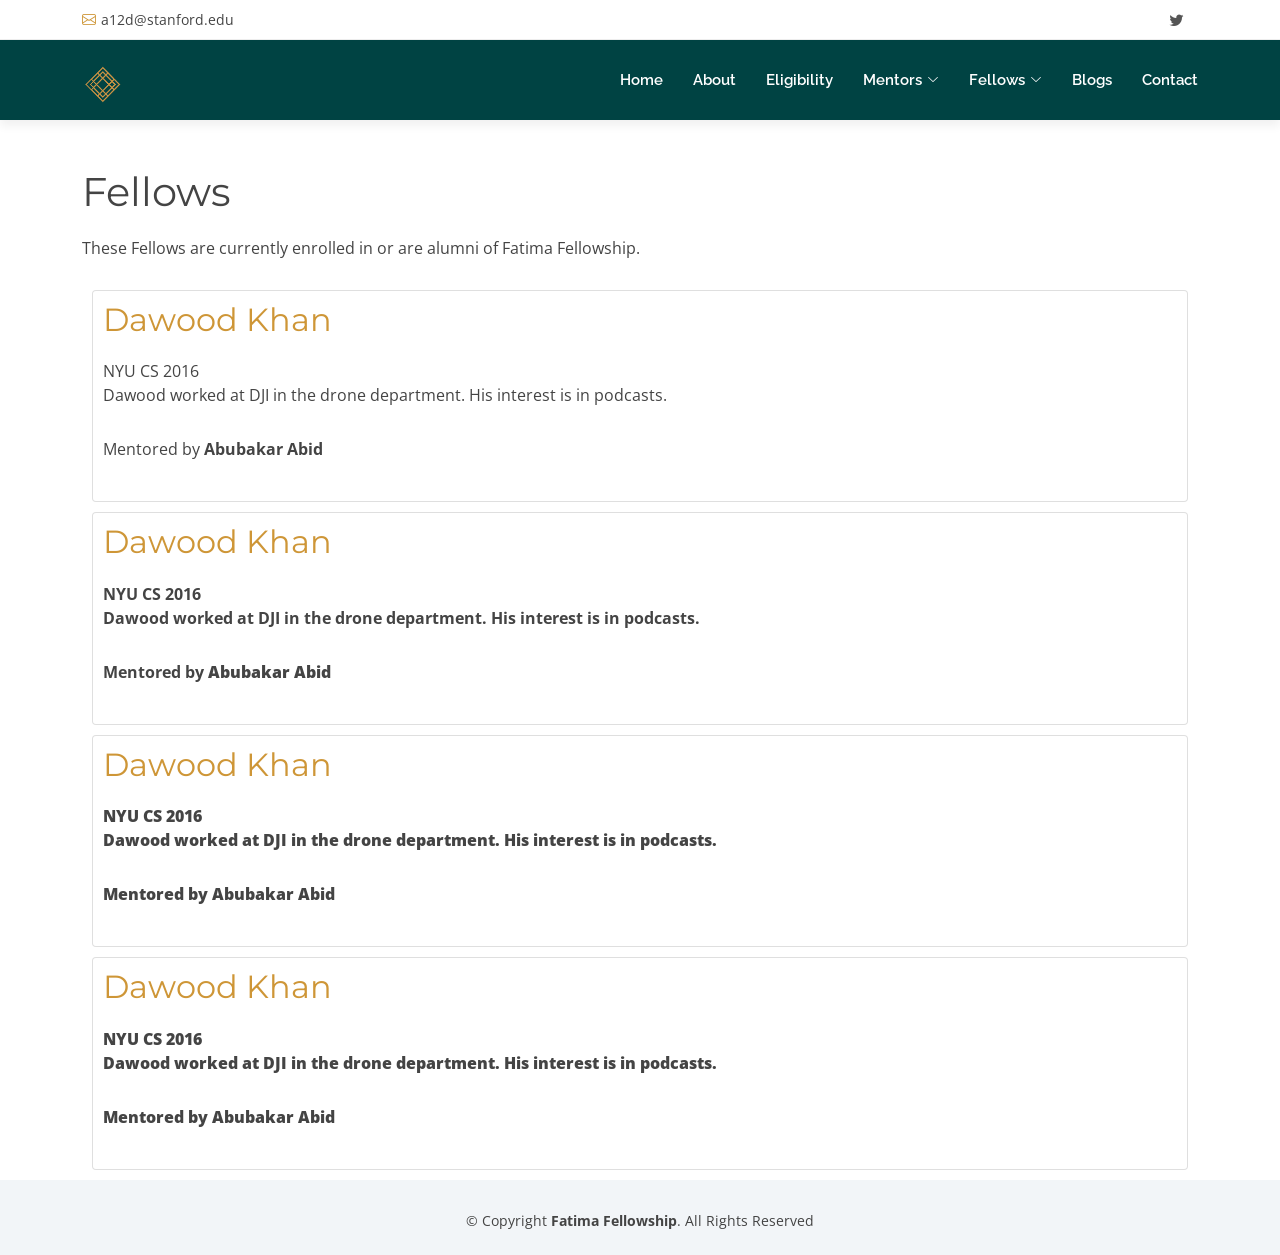
<file: fellows/fellows_cs.html>
<!doctype html>
<html lang="en">
  <head>
    <meta charset="utf-8">
    <meta content="width=device-width, initial-scale=1.0" name="viewport">
    <title>Fatima Fellowship | Fellows</title>
    <meta content="" name="description">
    <meta content="" name="keywords">
  
    <!-- Favicons -->
    <link rel="icon" href="/FF_logo2.png" type="image/png" sizes="16x16">
    
    <!-- Google Fonts -->
    <link href="https://fonts.googleapis.com/css?family=Open+Sans:300,300i,400,400i,700,700i|Raleway:300,400,500,700,800|Montserrat:300,400,700" rel="stylesheet">
  
    <!-- Vendor CSS Files -->
    <link href="/assets/vendor/aos/aos.css" rel="stylesheet">
    <link href="/assets/vendor/bootstrap/css/bootstrap.min.css" rel="stylesheet">
    <link href="/assets/vendor/bootstrap-icons/bootstrap-icons.css" rel="stylesheet">
    <link href="/assets/vendor/boxicons/css/boxicons.min.css" rel="stylesheet">
    <link href="/assets/vendor/glightbox/css/glightbox.min.css" rel="stylesheet">
    <link href="/assets/vendor/swiper/swiper-bundle.min.css" rel="stylesheet">
  
    <!-- Template Main CSS File -->
    <link href="/assets/css/style.css" rel="stylesheet">
  
  </head>
<body>
   
  <!-- ======= Top Bar ======= -->
  <section id="topbar" class="d-flex align-items-center">
    <div class="container d-flex justify-content-center justify-content-md-between">
      <div class="contact-info d-flex align-items-center">
        <i class="bi bi-envelope d-flex align-items-center"><a href="mailto:a12d@stanford.edu">a12d@stanford.edu</a></i>
      </div>
      <div class="social-links d-none d-md-flex align-items-center">
        <a href="https://twitter.com/fatimafellowshp" class="twitter"><i class="bi bi-twitter"></i></a>
       </div>
    </div>
  </section><!-- End Top Bar-->

  <!-- ======= Header ======= -->
  <header id="header" class="d-flex align-items-center">
    <div class="container d-flex justify-content-between">

      <div id="logo" data-aos="fade-right">
        <h1><a href="/index.html"><img src="/FF_logo2.png" alt=""></a></h1>
        <!-- Uncomment below if you prefer to use an image logo -->
        <!-- <a href="index.html"><img src="assets/img/logo.png" alt=""></a>-->
      </div>

      <nav id="navbar" class="navbar">
        <ul>
          <li><a class="nav-link scrollto " href="/">Home</a></li>
          <li><a class="nav-link scrollto" href="/#about">About</a></li>
          <li><a class="nav-link scrollto" href="/#eligibility">Eligibility</a></li>
          <li class="dropdown"><a href="#"><span>Mentors</span> <i class="bi bi-chevron-down"></i></a>
            <ul>
              <li><a href="/mentors/mentors_cs.html">Computer Sciences</a></li>
              <li><a href="/mentors/mentors_social.html">Social Sciences</a></li>
             
            </ul>
          </li>
          <li class="dropdown"><a href="#"><span>Fellows</span> <i class="bi bi-chevron-down"></i></a>
            <ul>
              <li><a href="fellows_cs.html">Computer Sciences</a></li>
              <li><a class="active" href="fellows_social.html">Social Sciences</a></li>
            </ul>
          </li>
          <li><a class="nav-link scrollto " href="/blogs/blogs.html">Blogs</a></li>
          <li><a class="nav-link scrollto" href="/#contact">Contact</a></li>

        </ul>
        <i class="bi bi-list mobile-nav-toggle"></i>
      </nav><!-- .navbar -->

    </div>
  </header><!-- End Header -->
<main class="container pt-5" data-aos="fade-up">
  <h1>Fellows</h1>
  <p>These Fellows are currently enrolled in or are alumni of Fatima Fellowship.</p>
  <div id="fellows"></div>
  <script src="https://cdnjs.cloudflare.com/ajax/libs/jquery/3.6.0/jquery.min.js" integrity="sha512-894YE6QWD5I59HgZOGReFYm4dnWc1Qt5NtvYSaNcOP+u1T9qYdvdihz0PPSiiqn/+/3e7Jo4EaG7TubfWGUrMQ==" crossorigin="anonymous"></script>
  <script>
    let html = "";
    $.getJSON("fellows_cs.json", (fellows) => {
      for (let fellow of fellows) {
        html += `
        <div class="card list-item">
          <h2><a href="${fellow.site}">${fellow.name}</a></h2>
          <span>${fellow.education}</span>
          <p>${fellow.about}</p>
          <p>Mentored by <strong>${fellow.mentor}</p>
        </div>`;
      }
      $("#fellows").html(html);
    });
  </script>
</main>
 <!-- ======= Footer ======= -->
 <footer id="footer">
  <div class="container">
    <div class="copyright">
      &copy; Copyright <strong>Fatima Fellowship</strong>. All Rights Reserved
    </div>
  </div>
</footer><!-- End Footer -->

<a href="#" class="back-to-top d-flex align-items-center justify-content-center"><i class="bi bi-arrow-up-short"></i></a>

<!-- Vendor JS Files -->
<script src="/assets/vendor/aos/aos.js"></script>
<script src="/assets/vendor/bootstrap/js/bootstrap.bundle.min.js"></script>
<script src="/assets/vendor/glightbox/js/glightbox.min.js"></script>
<script src="/assets/vendor/isotope-layout/isotope.pkgd.min.js"></script>
<script src="/assets/vendor/php-email-form/validate.js"></script>
<script src="/assets/vendor/swiper/swiper-bundle.min.js"></script>

<!-- Template Main JS File -->
<script src="/assets/js/main.js"></script>
</body>
</html>
</file>
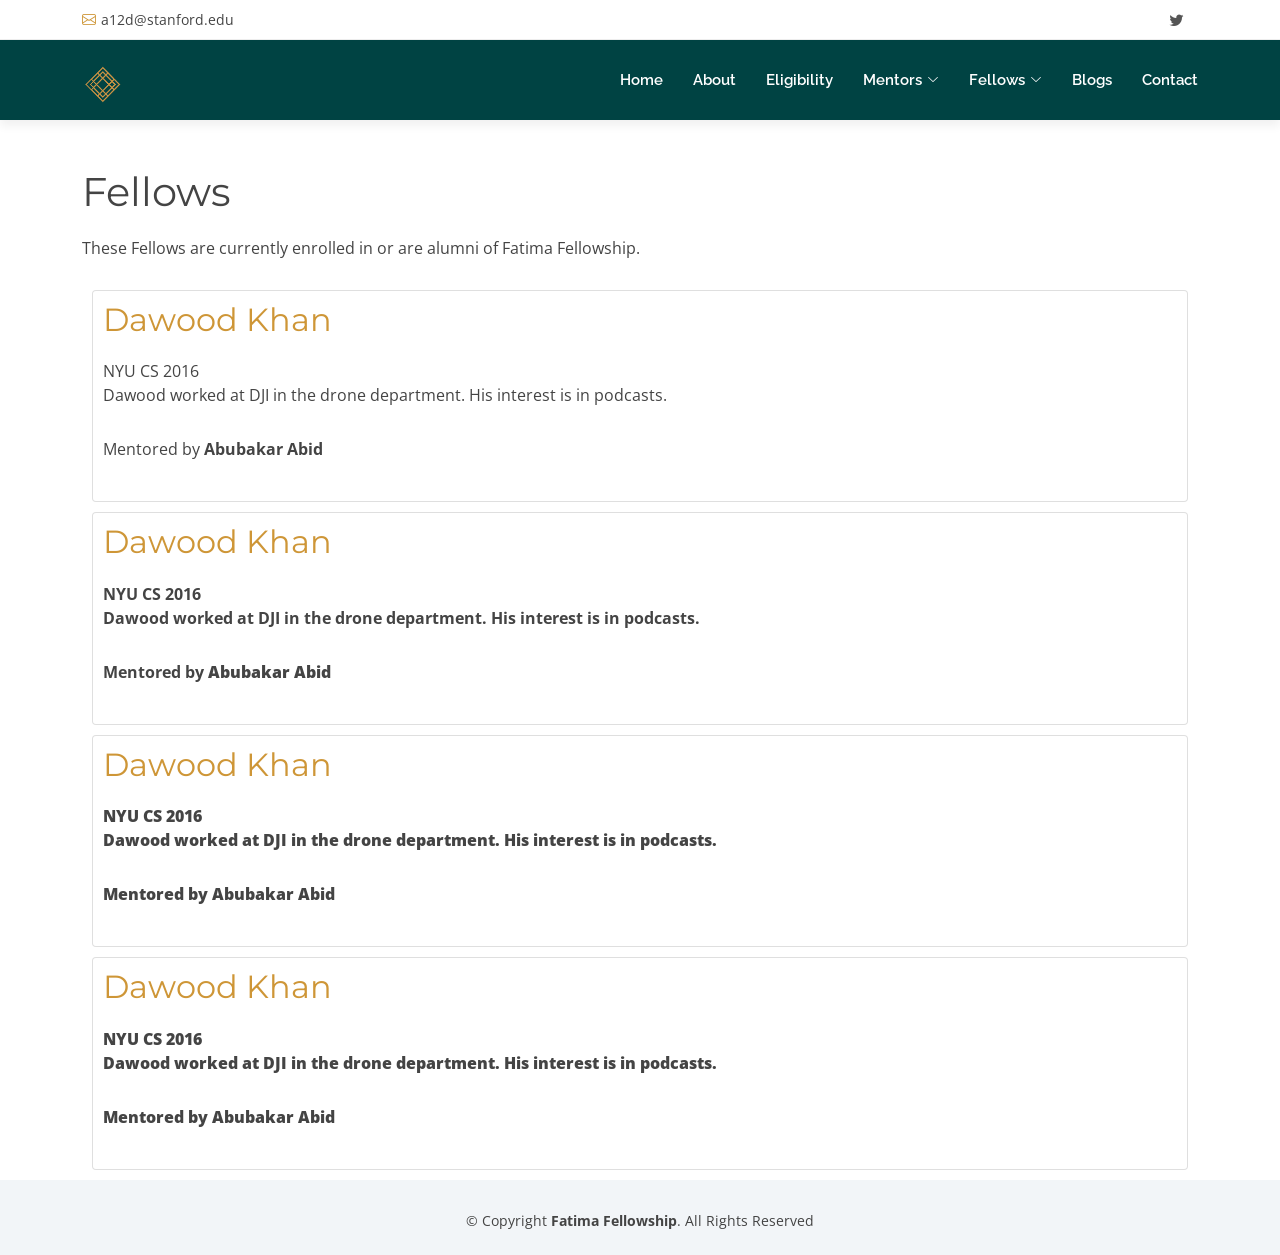
<file: fellows/fellows_social.html>
<!doctype html>
<html lang="en">
  <head>
    <meta charset="utf-8">
    <meta content="width=device-width, initial-scale=1.0" name="viewport">
    <title>Fatima Fellowship | Fellows</title>
    <meta content="" name="description">
    <meta content="" name="keywords">
  
    <!-- Favicons -->
    <link rel="icon" href="../FF_logo2.png" type="image/png" sizes="16x16">
    
    <!-- Google Fonts -->
    <link href="https://fonts.googleapis.com/css?family=Open+Sans:300,300i,400,400i,700,700i|Raleway:300,400,500,700,800|Montserrat:300,400,700" rel="stylesheet">
  
    <!-- Vendor CSS Files -->
    <link href="/assets/vendor/aos/aos.css" rel="stylesheet">
    <link href="/assets/vendor/bootstrap/css/bootstrap.min.css" rel="stylesheet">
    <link href="/assets/vendor/bootstrap-icons/bootstrap-icons.css" rel="stylesheet">
    <link href="/assets/vendor/boxicons/css/boxicons.min.css" rel="stylesheet">
    <link href="/assets/vendor/glightbox/css/glightbox.min.css" rel="stylesheet">
    <link href="/assets/vendor/swiper/swiper-bundle.min.css" rel="stylesheet">
  
    <!-- Template Main CSS File -->
    <link href="/assets/css/style.css" rel="stylesheet">
  
  </head>
<body>
   
  <!-- ======= Top Bar ======= -->
  <section id="topbar" class="d-flex align-items-center">
    <div class="container d-flex justify-content-center justify-content-md-between">
      <div class="contact-info d-flex align-items-center">
        <i class="bi bi-envelope d-flex align-items-center"><a href="mailto:a12d@stanford.edu">a12d@stanford.edu</a></i>
      </div>
      <div class="social-links d-none d-md-flex align-items-center">
        <a href="https://twitter.com/fatimafellowshp" class="twitter"><i class="bi bi-twitter"></i></a>
       </div>
    </div>
  </section><!-- End Top Bar-->

  <!-- ======= Header ======= -->
  <header id="header" class="d-flex align-items-center">
    <div class="container d-flex justify-content-between">

      <div id="logo" data-aos="fade-right">
        <h1><a href="/index.html"><img src="/FF_logo2.png" alt=""></a></h1>
        <!-- Uncomment below if you prefer to use an image logo -->
        <!-- <a href="index.html"><img src="assets/img/logo.png" alt=""></a>-->
      </div>

      <nav id="navbar" class="navbar">
        <ul>
          <li><a class="nav-link scrollto " href="/">Home</a></li>
          <li><a class="nav-link scrollto" href="/#about">About</a></li>
          <li><a class="nav-link scrollto" href="/#eligibility">Eligibility</a></li>
          <li class="dropdown"><a href="#"><span>Mentors</span> <i class="bi bi-chevron-down"></i></a>
            <ul>
              <li><a href="/mentors/mentors_cs.html">Computer Sciences</a></li>
              <li><a href="/mentors/mentors_social.html">Social Sciences</a></li>
             
            </ul>
          </li>
          <li class="dropdown"><a href="#"><span>Fellows</span> <i class="bi bi-chevron-down"></i></a>
            <ul>
              <li><a href="fellows_cs.html">Computer Sciences</a></li>
              <li><a class="active" href="fellows_social.html">Social Sciences</a></li>
            </ul>
          </li>
          <li><a class="nav-link scrollto " href="/blogs/blogs.html">Blogs</a></li>
          <li><a class="nav-link scrollto" href="/#contact">Contact</a></li>

        </ul>
        <i class="bi bi-list mobile-nav-toggle"></i>
      </nav><!-- .navbar -->

    </div>
  </header><!-- End Header -->
<main class="container pt-5" data-aos="fade-up">
  <h1>Fellows</h1>
  <p>These Fellows are currently enrolled in or are alumni of Fatima Fellowship.</p>
  <div id="fellows"></div>
  <script src="https://cdnjs.cloudflare.com/ajax/libs/jquery/3.6.0/jquery.min.js" integrity="sha512-894YE6QWD5I59HgZOGReFYm4dnWc1Qt5NtvYSaNcOP+u1T9qYdvdihz0PPSiiqn/+/3e7Jo4EaG7TubfWGUrMQ==" crossorigin="anonymous"></script>
  <script>
    let html = "";
    $.getJSON("fellows_social.json", (fellows) => {
      for (let fellow of fellows) {
        html += `
        <div class="card list-item">
          <h2><a href="${fellow.site}">${fellow.name}</a></h2>
          <span>${fellow.education}</span>
          <p>${fellow.about}</p>
          <p>Mentored by <strong>${fellow.mentor}</p>
        </div>`;
      }
      $("#fellows").html(html);
    });
  </script>
</main>
 <!-- ======= Footer ======= -->
 <footer id="footer">
  <div class="container">
    <div class="copyright">
      &copy; Copyright <strong>Fatima Fellowship</strong>. All Rights Reserved
    </div>
  </div>
</footer><!-- End Footer -->

<a href="#" class="back-to-top d-flex align-items-center justify-content-center"><i class="bi bi-arrow-up-short"></i></a>

<!-- Vendor JS Files -->
<script src="/assets/vendor/aos/aos.js"></script>
<script src="/assets/vendor/bootstrap/js/bootstrap.bundle.min.js"></script>
<script src="/assets/vendor/glightbox/js/glightbox.min.js"></script>
<script src="/assets/vendor/isotope-layout/isotope.pkgd.min.js"></script>
<script src="/assets/vendor/php-email-form/validate.js"></script>
<script src="/assets/vendor/swiper/swiper-bundle.min.js"></script>

<!-- Template Main JS File -->
<script src="/assets/js/main.js"></script>
</body>
</html>
</file>
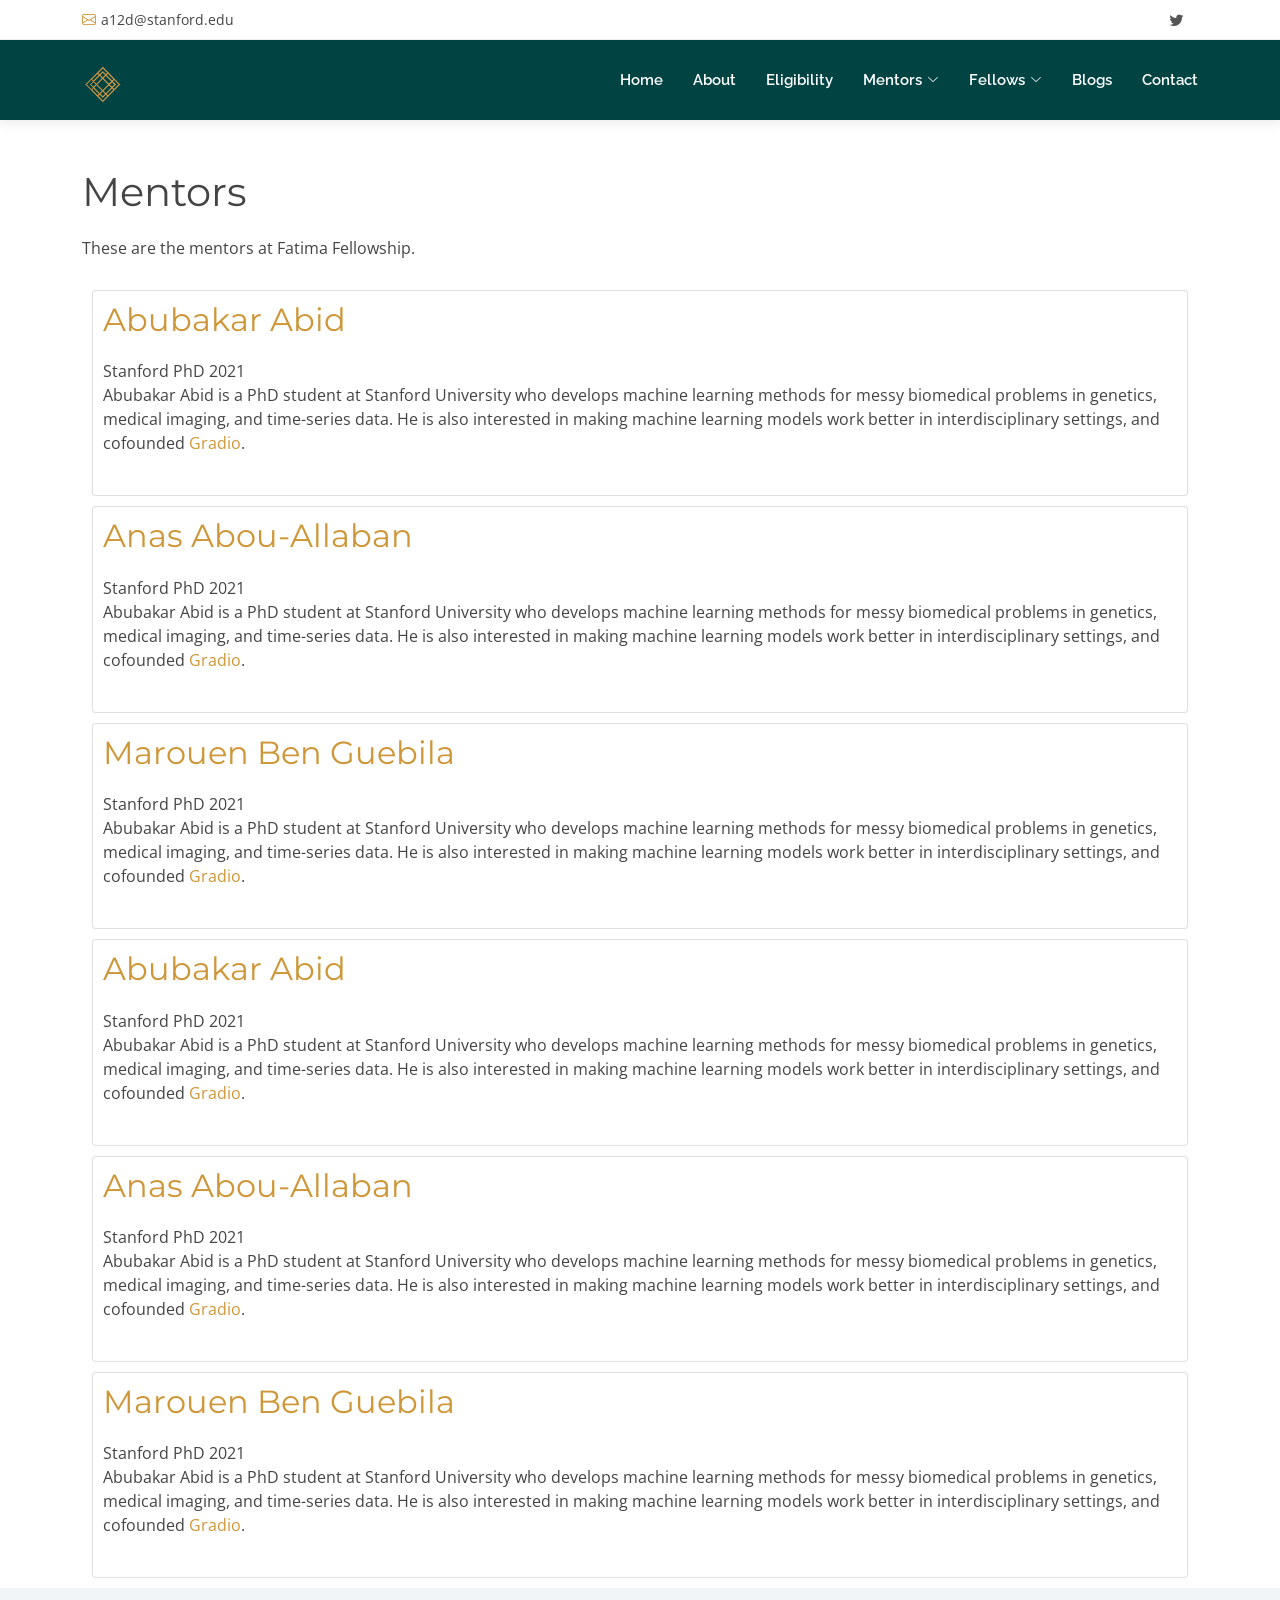
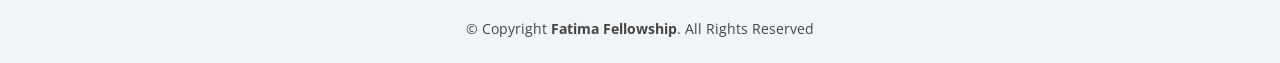
<file: mentors/mentors_cs.html>
<!doctype html>
<html lang="en">
  <head>
    <meta charset="utf-8">
    <meta content="width=device-width, initial-scale=1.0" name="viewport">
    <title>Fatima Fellowship | Mentors</title>
    <meta content="" name="description">
    <meta content="" name="keywords">
  
    <!-- Favicons -->
    <link rel="icon" href="/FF_logo2.png" type="image/png" sizes="16x16">
    
    <!-- Google Fonts -->
    <link href="https://fonts.googleapis.com/css?family=Open+Sans:300,300i,400,400i,700,700i|Raleway:300,400,500,700,800|Montserrat:300,400,700" rel="stylesheet">
  
    <!-- Vendor CSS Files -->
    <link href="/assets/vendor/aos/aos.css" rel="stylesheet">
    <link href="/assets/vendor/bootstrap/css/bootstrap.min.css" rel="stylesheet">
    <link href="/assets/vendor/bootstrap-icons/bootstrap-icons.css" rel="stylesheet">
    <link href="/assets/vendor/boxicons/css/boxicons.min.css" rel="stylesheet">
    <link href="/assets/vendor/glightbox/css/glightbox.min.css" rel="stylesheet">
    <link href="/assets/vendor/swiper/swiper-bundle.min.css" rel="stylesheet">
  
    <!-- Template Main CSS File -->
    <link href="/assets/css/style.css" rel="stylesheet">
  
  </head>
<body >
    
  <!-- ======= Top Bar ======= -->
  <section id="topbar" class="d-flex align-items-center">
    <div class="container d-flex justify-content-center justify-content-md-between">
      <div class="contact-info d-flex align-items-center">
        <i class="bi bi-envelope d-flex align-items-center"><a href="mailto:a12d@stanford.edu">a12d@stanford.edu</a></i>
       </div>
      <div class="social-links d-none d-md-flex align-items-center">
        <a href="https://twitter.com/fatimafellowshp" class="twitter"><i class="bi bi-twitter"></i></a>
      </div>
    </div>
  </section><!-- End Top Bar-->

  <!-- ======= Header ======= -->
  <header id="header" class="d-flex align-items-center">
    <div class="container d-flex justify-content-between">

      <div id="logo" data-aos="fade-right">
        <h1><a href="/index.html"><img src="/FF_logo2.png" alt=""></a></h1>
        <!-- Uncomment below if you prefer to use an image logo -->
        <!-- <a href="index.html"><img src="assets/img/logo.png" alt=""></a>-->
      </div>

      <nav id="navbar" class="navbar">
        <ul>
          <li><a class="nav-link scrollto " href="/">Home</a></li>
          <li><a class="nav-link scrollto" href="/#about">About</a></li>
          <li><a class="nav-link scrollto" href="/#eligibility">Eligibility</a></li>
          <li class="dropdown"><a href="#"><span>Mentors</span> <i class="bi bi-chevron-down"></i></a>
            <ul>
              <li><a href="mentors_cs.html">Computer Sciences</a></li>
              <li><a href="mentors_social.html">Social Sciences</a></li>
              
            </ul>
          </li>
          <li class="dropdown"><a href="#"><span>Fellows</span> <i class="bi bi-chevron-down"></i></a>
            <ul>
              <li><a href="/fellows/fellows_cs.html">Computer Sciences</a></li>
              <li><a class="active" href="/fellows/fellows_social.html">Social Sciences</a></li>
            </ul>
          </li>
          <li><a class="nav-link scrollto " href="/blogs/blogs.html">Blogs</a></li>
          <li><a class="nav-link scrollto" href="/#contact">Contact</a></li>

        </ul>
        <i class="bi bi-list mobile-nav-toggle"></i>
      </nav><!-- .navbar -->

    </div>
  </header><!-- End Header -->
 <main class="container pt-5" data-aos="fade-up">
  <h1>Mentors</h1>
  <p>These are the mentors at Fatima Fellowship.</p>
  <div id="mentors"></div>
  <script src="https://cdnjs.cloudflare.com/ajax/libs/jquery/3.6.0/jquery.min.js" integrity="sha512-894YE6QWD5I59HgZOGReFYm4dnWc1Qt5NtvYSaNcOP+u1T9qYdvdihz0PPSiiqn/+/3e7Jo4EaG7TubfWGUrMQ==" crossorigin="anonymous"></script>
  <script>
    let html = "";
    $.getJSON("mentors_cs.json", (mentors) => {
      for (let mentor of mentors) {
        html += `
        <div class="card list-item">
          <h2><a href="${mentor.site}">${mentor.name}</a></h2>
          <span>${mentor.education}</span>
          <p>${mentor.about}</p>
        </div>`;
      }
      $("#mentors").html(html);
    });
  </script>
 </main>
  <!-- ======= Footer ======= -->
  <footer id="footer">
    <div class="container">
      <div class="copyright">
        &copy; Copyright <strong>Fatima Fellowship</strong>. All Rights Reserved
      </div>
    </div>
  </footer><!-- End Footer -->
  
  <a href="#" class="back-to-top d-flex align-items-center justify-content-center"><i class="bi bi-arrow-up-short"></i></a>
  
  <!-- Vendor JS Files -->
  <script src="/assets/vendor/aos/aos.js"></script>
  <script src="/assets/vendor/bootstrap/js/bootstrap.bundle.min.js"></script>
  <script src="/assets/vendor/glightbox/js/glightbox.min.js"></script>
  <script src="/assets/vendor/isotope-layout/isotope.pkgd.min.js"></script>
  <script src="/assets/vendor/php-email-form/validate.js"></script>
  <script src="/assets/vendor/swiper/swiper-bundle.min.js"></script>
  
  <!-- Template Main JS File -->
  <script src="/assets/js/main.js"></script>
</body>
</html>
</file>
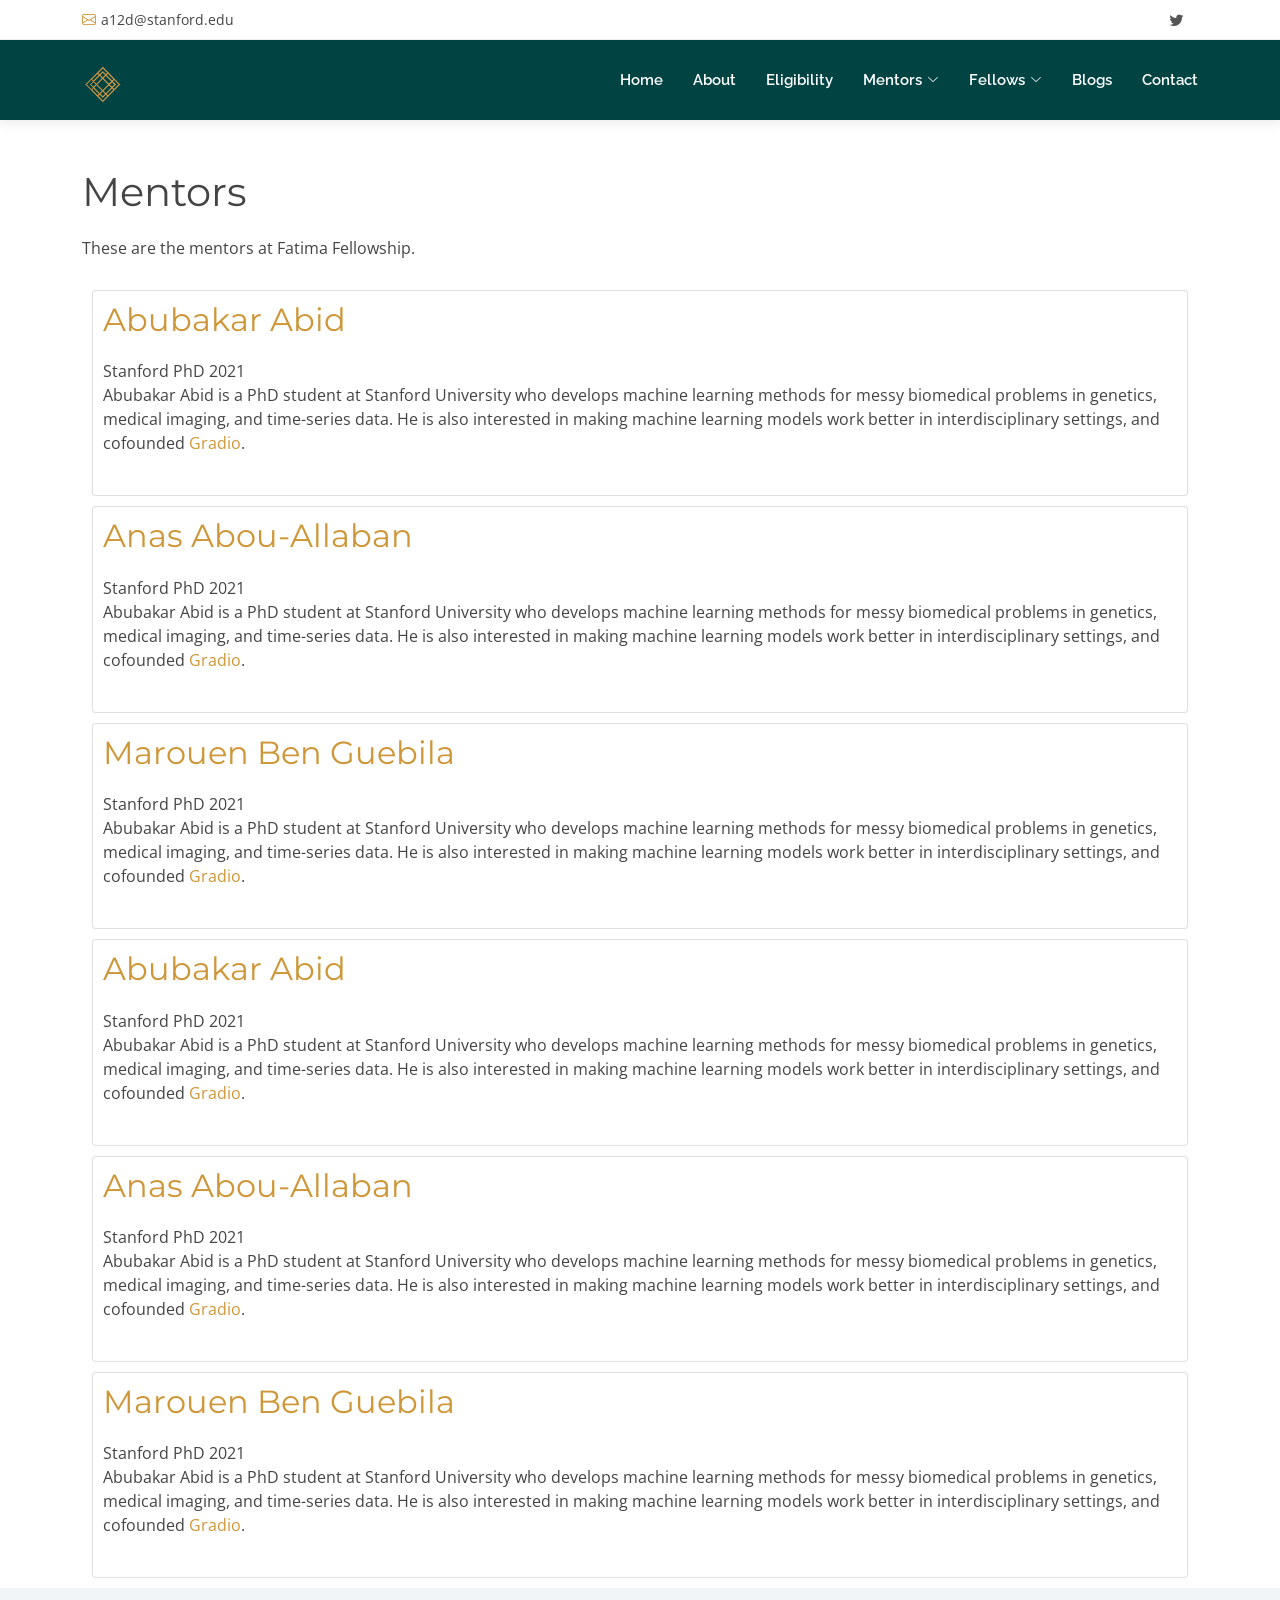
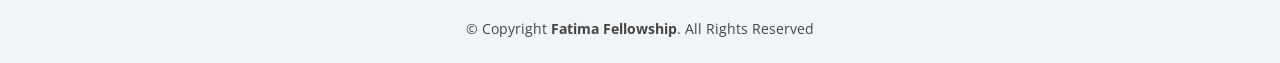
<file: mentors/mentors_social.html>
<!doctype html>
<html lang="en">
  <head>
    <meta charset="utf-8">
    <meta content="width=device-width, initial-scale=1.0" name="viewport">
    <title>Fatima Fellowship | Mentors</title>
    <meta content="" name="description">
    <meta content="" name="keywords">
  
    <!-- Favicons -->
    <link rel="icon" href="/FF_logo2.png" type="image/png" sizes="16x16">
    
    <!-- Google Fonts -->
    <link href="https://fonts.googleapis.com/css?family=Open+Sans:300,300i,400,400i,700,700i|Raleway:300,400,500,700,800|Montserrat:300,400,700" rel="stylesheet">
  
    <!-- Vendor CSS Files -->
    <link href="/assets/vendor/aos/aos.css" rel="stylesheet">
    <link href="/assets/vendor/bootstrap/css/bootstrap.min.css" rel="stylesheet">
    <link href="/assets/vendor/bootstrap-icons/bootstrap-icons.css" rel="stylesheet">
    <link href="/assets/vendor/boxicons/css/boxicons.min.css" rel="stylesheet">
    <link href="/assets/vendor/glightbox/css/glightbox.min.css" rel="stylesheet">
    <link href="/assets/vendor/swiper/swiper-bundle.min.css" rel="stylesheet">
  
    <!-- Template Main CSS File -->
    <link href="/assets/css/style.css" rel="stylesheet">
  
  </head>
<body >
    
  <!-- ======= Top Bar ======= -->
  <section id="topbar" class="d-flex align-items-center">
    <div class="container d-flex justify-content-center justify-content-md-between">
      <div class="contact-info d-flex align-items-center">
        <i class="bi bi-envelope d-flex align-items-center"><a href="mailto:a12d@stanford.edu">a12d@stanford.edu</a></i>
       </div>
      <div class="social-links d-none d-md-flex align-items-center">
        <a href="https://twitter.com/fatimafellowshp" class="twitter"><i class="bi bi-twitter"></i></a>
      </div>
    </div>
  </section><!-- End Top Bar-->

  <!-- ======= Header ======= -->
  <header id="header" class="d-flex align-items-center">
    <div class="container d-flex justify-content-between">

      <div id="logo" data-aos="fade-right">
        <h1><a href="/index.html"><img src="/FF_logo2.png" alt=""></a></h1>
        <!-- Uncomment below if you prefer to use an image logo -->
        <!-- <a href="index.html"><img src="assets/img/logo.png" alt=""></a>-->
      </div>

      <nav id="navbar" class="navbar">
        <ul>
          <li><a class="nav-link scrollto " href="/">Home</a></li>
          <li><a class="nav-link scrollto" href="/#about">About</a></li>
          <li><a class="nav-link scrollto" href="/#eligibility">Eligibility</a></li>
          <li class="dropdown"><a href="#"><span>Mentors</span> <i class="bi bi-chevron-down"></i></a>
            <ul>
              <li><a href="mentors_cs.html">Computer Sciences</a></li>
              <li><a href="mentors_social.html">Social Sciences</a></li>
              
            </ul>
          </li>
          <li class="dropdown"><a href="#"><span>Fellows</span> <i class="bi bi-chevron-down"></i></a>
            <ul>
              <li><a href="/fellows/fellows_cs.html">Computer Sciences</a></li>
              <li><a class="active" href="/fellows/fellows_social.html">Social Sciences</a></li>
            </ul>
          </li>
          <li><a class="nav-link scrollto " href="/blogs/blogs.html">Blogs</a></li>
          <li><a class="nav-link scrollto" href="/#contact">Contact</a></li>

        </ul>
        <i class="bi bi-list mobile-nav-toggle"></i>
      </nav><!-- .navbar -->

    </div>
  </header><!-- End Header -->
 <main class="container pt-5" data-aos="fade-up">
  <h1>Mentors</h1>
  <p>These are the mentors at Fatima Fellowship.</p>
  <div id="mentors"></div>
  <script src="https://cdnjs.cloudflare.com/ajax/libs/jquery/3.6.0/jquery.min.js" integrity="sha512-894YE6QWD5I59HgZOGReFYm4dnWc1Qt5NtvYSaNcOP+u1T9qYdvdihz0PPSiiqn/+/3e7Jo4EaG7TubfWGUrMQ==" crossorigin="anonymous"></script>
  <script>
    let html = "";
    $.getJSON("mentors_social.json", (mentors) => {
      for (let mentor of mentors) {
        html += `
        <div class="card list-item">
          <h2><a href="${mentor.site}">${mentor.name}</a></h2>
          <span>${mentor.education}</span>
          <p>${mentor.about}</p>
        </div>`;
      }
      $("#mentors").html(html);
    });
  </script>
 </main>
  <!-- ======= Footer ======= -->
  <footer id="footer">
    <div class="container">
      <div class="copyright">
        &copy; Copyright <strong>Fatima Fellowship</strong>. All Rights Reserved
      </div>
    </div>
  </footer><!-- End Footer -->
  
  <a href="#" class="back-to-top d-flex align-items-center justify-content-center"><i class="bi bi-arrow-up-short"></i></a>
  
  <!-- Vendor JS Files -->
  <script src="/assets/vendor/aos/aos.js"></script>
  <script src="/assets/vendor/bootstrap/js/bootstrap.bundle.min.js"></script>
  <script src="/assets/vendor/glightbox/js/glightbox.min.js"></script>
  <script src="/assets/vendor/isotope-layout/isotope.pkgd.min.js"></script>
  <script src="/assets/vendor/php-email-form/validate.js"></script>
  <script src="/assets/vendor/swiper/swiper-bundle.min.js"></script>
  
  <!-- Template Main JS File -->
  <script src="/assets/js/main.js"></script>
</body>
</html>
</file>
<file: assets/css/style.css>
body {
	background: #fff;
	color: #444;
	font-family: 'Open Sans', sans-serif;
	position: relative;
	min-height: 100vh;
}
main {
	padding-bottom: 75px;
}
a {
	color: #ce9637;
	text-decoration: none;
	transition: 0.5s;
}

a:hover,
a:active,
a:focus {
	color: #004343;
	outline: none;
	text-decoration: none;
}

p {
	padding: 0;
	margin: 0 0 30px 0;
}

h1,
h2,
h3,
h4,
h5,
h6 {
	font-family: 'Montserrat', sans-serif;
	font-weight: 400;
	margin: 0 0 20px 0;
	padding: 0;
}

/*--------------------------------------------------------------
# Back to top button
--------------------------------------------------------------*/
.back-to-top {
	position: fixed;
	visibility: hidden;
	opacity: 0;
	right: 15px;
	bottom: 15px;
	z-index: 996;
	background: #ce9637;
	width: 40px;
	height: 40px;
	transition: all 0.4s;
}

.back-to-top i {
	font-size: 28px;
	color: #fff;
	line-height: 0;
}

.back-to-top:hover {
	background: #71dfbe;
	color: #fff;
}

.back-to-top.active {
	visibility: visible;
	opacity: 1;
}

/*--------------------------------------------------------------
# Top Bar
--------------------------------------------------------------*/
#topbar {
	background: #fff;
	border-bottom: 1px solid #eee;
	font-size: 14px;
	padding: 0;
	height: 40px;
}

#topbar .contact-info i {
	font-style: normal;
	color: #ce9637;
}

#topbar .contact-info i a,
#topbar .contact-info i span {
	padding-left: 5px;
	color: #444;
}

#topbar .contact-info i a {
	line-height: 0;
	transition: 0.3s;
}

#topbar .contact-info i a:hover {
	color: #ce9637;
}

#topbar .social-links a {
	color: #555;
	padding: 0 15px;
	display: inline-block;
	line-height: 1px;
	border-left: 1px solid #e9e9e9;
}

#topbar .social-links a:hover {
	color: #ce9637;
}

#topbar .social-links a:first-child {
	border-left: 0;
}

/*--------------------------------------------------------------
# Header
--------------------------------------------------------------*/
#header {
	height: 80px;
	transition: all 0.5s;
	z-index: 997;
	background: #004343;
	box-shadow: 0px 6px 9px 0px rgba(0, 0, 0, 0.06);
}

#header #logo h1 {
	font-size: 42px;
	margin: 0;
	padding: 0;
	font-family: 'Montserrat', sans-serif;
	font-weight: 700;
}
#header #logo h1 img {
	height: 42px;
	width: 42px;
}
#header #logo h1 a {
	color: #004343;
}

#header #logo h1 a span {
	color: #ce9637;
}

#header #logo img {
	padding: 0;
	margin: 0;
}

@media (max-width: 768px) {
	#header {
		height: 60px;
	}
	#header #logo h1 {
		font-size: 34px;
	}
	#header #logo img {
		max-height: 40px;
	}
}

.scrolled-offset {
	margin-top: 70px;
}

/*--------------------------------------------------------------
# Navigation Menu
--------------------------------------------------------------*/
/**
* Desktop Navigation 
*/
.navbar {
	padding: 0;
}

.navbar ul {
	margin: 0;
	padding: 0;
	display: flex;
	list-style: none;
	align-items: center;
}

.navbar li {
	position: relative;
}

.navbar a {
	display: flex;
	align-items: center;
	justify-content: space-between;
	padding: 10px 0 10px 30px;
	font-family: 'Raleway', sans-serif;
	font-size: 15px;
	font-weight: 600;
	color: #fff;
	white-space: nowrap;
	transition: 0.3s;
}

.navbar a i {
	font-size: 12px;
	line-height: 0;
	margin-left: 5px;
}

.navbar a:hover,
.navbar .active,
.navbar li:hover > a {
	color: #ce9637;
}

.navbar .dropdown ul {
	display: block;
	position: absolute;
	left: 14px;
	top: calc(100% + 30px);
	margin: 0;
	padding: 10px 0;
	z-index: 99;
	opacity: 0;
	visibility: hidden;
	background: #fff;
	box-shadow: 0px 0px 30px rgba(127, 137, 161, 0.25);
	transition: 0.3s;
}

.navbar .dropdown ul li {
	min-width: 200px;
}

.navbar .dropdown ul a {
	padding: 10px 20px;
	font-size: 14px;
	color: #004343;
}

.navbar .dropdown ul a i {
	font-size: 12px;
}

.navbar .dropdown ul a:hover,
.navbar .dropdown ul .active:hover,
.navbar .dropdown ul li:hover > a {
	color: #ce9637;
}

.navbar .dropdown:hover > ul {
	opacity: 1;
	top: 100%;
	visibility: visible;
}

.navbar .dropdown .dropdown ul {
	top: 0;
	left: calc(100% - 30px);
	visibility: hidden;
}

.navbar .dropdown .dropdown:hover > ul {
	opacity: 1;
	top: 0;
	left: 100%;
	visibility: visible;
}

@media (max-width: 1366px) {
	.navbar .dropdown .dropdown ul {
		left: -90%;
	}
	.navbar .dropdown .dropdown:hover > ul {
		left: -100%;
	}
}

/**
* Mobile Navigation 
*/
.mobile-nav-toggle {
	color: #004343;
	font-size: 28px;
	cursor: pointer;
	display: none;
	line-height: 0;
	transition: 0.5s;
}

.mobile-nav-toggle.bi-x {
	color: #fff;
}

@media (max-width: 991px) {
	.mobile-nav-toggle {
		display: block;
	}
	.navbar ul {
		display: none;
	}
}

.navbar-mobile {
	position: fixed;
	overflow: hidden;
	top: 0;
	right: 0;
	left: 0;
	bottom: 0;
	background: rgba(8, 30, 91, 0.9);
	transition: 0.3s;
	z-index: 999;
}

.navbar-mobile .mobile-nav-toggle {
	position: absolute;
	top: 15px;
	right: 15px;
}

.navbar-mobile ul {
	display: block;
	position: absolute;
	top: 55px;
	right: 15px;
	bottom: 15px;
	left: 15px;
	padding: 10px 0;
	background-color: #fff;
	overflow-y: auto;
	transition: 0.3s;
}

.navbar-mobile a {
	padding: 10px 20px;
	font-size: 15px;
	color: #004343;
}

.navbar-mobile a:hover,
.navbar-mobile .active,
.navbar-mobile li:hover > a {
	color: #ce9637;
}

.navbar-mobile .getstarted {
	margin: 15px;
}

.navbar-mobile .dropdown ul {
	position: static;
	display: none;
	margin: 10px 20px;
	padding: 10px 0;
	z-index: 99;
	opacity: 1;
	visibility: visible;
	background: #fff;
	box-shadow: 0px 0px 30px rgba(127, 137, 161, 0.25);
}

.navbar-mobile .dropdown ul li {
	min-width: 200px;
}

.navbar-mobile .dropdown ul a {
	padding: 10px 20px;
}

.navbar-mobile .dropdown ul a i {
	font-size: 12px;
}

.navbar-mobile .dropdown ul a:hover,
.navbar-mobile .dropdown ul .active:hover,
.navbar-mobile .dropdown ul li:hover > a {
	color: #ce9637;
}

.navbar-mobile .dropdown > .dropdown-active {
	display: block;
}

/*--------------------------------------------------------------
# Hero Section
--------------------------------------------------------------*/
#hero {
	width: 100%;
	height: 60vh;
	position: relative;
	background: url('../img/hero-carousel/1.jpg') no-repeat;
	background-size: cover;
	padding: 0;
}

#hero .hero-content {
	position: absolute;
	bottom: 0;
	top: 0;
	left: 0;
	right: 0;
	z-index: 10;
	display: flex;
	justify-content: center;
	align-items: center;
	flex-direction: column;
	text-align: center;
}

#hero .hero-content h2 {
	color: #004343;
	margin-bottom: 30px;
	font-size: 64px;
	font-weight: 700;
}

#hero .hero-content h2 span {
	color: #ce9637;
	text-decoration: underline;
}

@media (max-width: 767px) {
	#hero .hero-content h2 {
		font-size: 34px;
	}
}

#hero .hero-content .btn-get-started,
#hero .hero-content .btn-projects {
	font-family: 'Raleway', sans-serif;
	font-size: 15px;
	font-weight: bold;
	letter-spacing: 1px;
	display: inline-block;
	padding: 10px 32px;
	border-radius: 2px;
	transition: 0.5s;
	margin: 10px;
	color: #fff;
}

#hero .hero-content .btn-get-started {
	background: #004343;
	border: 2px solid #004343;
}

#hero .hero-content .btn-get-started:hover {
	background: none;
	color: #004343;
}

#hero .hero-content .btn-projects {
	background: #ce9637;
	border: 2px solid #ce9637;
}

#hero .hero-content .btn-projects:hover {
	background: none;
	color: #ce9637;
}

#hero .hero-slider {
	z-index: 8;
	height: 60vh;
}

#hero .hero-slider::before {
	content: '';
	background-color: rgba(255, 255, 255, 0.7);
	position: absolute;
	height: 100%;
	width: 100%;
	top: 0;
	right: 0;
	left: 0;
	bottom: 0;
	z-index: 7;
}

#hero .hero-slider .swiper-slide {
	background-size: cover;
	background-position: center;
	background-repeat: no-repeat;
	transition-property: opacity;
	opacity: 0.8;
}

/*--------------------------------------------------------------
# Sections
--------------------------------------------------------------*/
section {
	padding: 40px 0;
	overflow: hidden;
}

/* Sections Header
--------------------------------*/
.section-header {
	margin-bottom: 30px;
}

.section-header h2 {
	font-size: 32px;
	color: #004343;
	text-transform: uppercase;
	font-weight: 700;
	position: relative;
	padding-bottom: 20px;
}

.section-header h2::before {
	content: '';
	position: absolute;
	display: block;
	width: 50px;
	height: 3px;
	background: #ce9637;
	bottom: 0;
	left: 0;
}

.section-header p {
	padding: 0;
	margin: 0;
}

/*--------------------------------------------------------------
# Breadcrumbs
--------------------------------------------------------------*/
.breadcrumbs {
	padding: 20px 0;
	background-color: #fafafa;
	min-height: 40px;
}

.breadcrumbs h2 {
	font-size: 24px;
	font-weight: 300;
	margin: 0;
}

@media (max-width: 992px) {
	.breadcrumbs h2 {
		margin: 0 0 10px 0;
	}
}

.breadcrumbs ol {
	display: flex;
	flex-wrap: wrap;
	list-style: none;
	padding: 0;
	margin: 0;
	font-size: 14px;
}

.breadcrumbs ol li + li {
	padding-left: 10px;
}

.breadcrumbs ol li + li::before {
	display: inline-block;
	padding-right: 10px;
	color: #6c757d;
	content: '/';
}

@media (max-width: 768px) {
	.breadcrumbs .d-flex {
		display: block !important;
	}
	.breadcrumbs ol {
		display: block;
	}
	.breadcrumbs ol li {
		display: inline-block;
	}
}

/* About Section
--------------------------------*/
#about {
	padding: 60px 0 30px 0;
}

#about .about-img {
	overflow: hidden;
}

#about .about-img img {
	margin-left: -15px;
	max-width: 90%;
}

@media (max-width: 768px) {
	#about .about-img {
		height: auto;
	}
	#about .about-img img {
		margin-left: 0;
		padding-bottom: 30px;
	}
}

#about .content h2 {
	color: #004343;
	font-weight: 700;
	font-size: 36px;
	font-family: 'Raleway', sans-serif;
}

#about .content h3 {
	color: #555;
	font-weight: 300;
	font-size: 18px;
	line-height: 26px;
	font-style: italic;
}

#about .content p {
	line-height: 26px;
}

#about .content p:last-child {
	margin-bottom: 0;
}

#about .content i {
	font-size: 20px;
	padding-right: 4px;
	color: #ce9637;
}

#about .content ul {
	list-style: none;
	padding: 0;
}

#about .content ul li {
	padding-bottom: 10px;
}

/* Services Section
--------------------------------*/
#services {
	padding: 40px 0;
}

#services .box {
	padding: 40px;
	box-shadow: 10px 10px 15px rgba(73, 78, 92, 0.1);
	background: #fff;
	transition: 0.4s;
	height: 100%;
}

#services .box:hover {
	box-shadow: 0px 0px 30px rgba(73, 78, 92, 0.15);
	transform: translateY(-10px);
	-webkit-transform: translateY(-10px);
	-moz-transform: translateY(-10px);
}

#services .box .icon {
	float: left;
}

#services .box .icon i {
	color: #444;
	font-size: 64px;
	transition: 0.5s;
	line-height: 0;
	margin-top: 34px;
}

#services .box .icon i:before {
	background: #004343;
	background: linear-gradient(45deg, #ce9637 0%, #a3ebd5 100%);
	background-clip: border-box;
	-webkit-background-clip: text;
	-webkit-text-fill-color: transparent;
}

#services .box h4 {
	margin-left: 100px;
	font-weight: 700;
	margin-bottom: 15px;
	font-size: 22px;
}

#services .box h4 a {
	color: #444;
}

#services .box p {
	font-size: 14px;
	margin-left: 100px;
	margin-bottom: 0;
	line-height: 24px;
}

@media (max-width: 767px) {
	#services .box .box {
		margin-bottom: 20px;
	}
	#services .box .icon {
		float: none;
		text-align: center;
		padding-bottom: 15px;
	}
	#services .box h4,
	#services .box p {
		margin-left: 0;
		text-align: center;
	}
}

/* Clients Section
--------------------------------*/
#clients {
	padding: 30px 0;
}

#clients img {
	max-width: 100%;
	opacity: 0.5;
	transition: 0.3s;
	padding: 15px 0;
}

#clients img:hover {
	opacity: 1;
}

#clients .swiper-pagination {
	margin-top: 20px;
	position: relative;
}

#clients .swiper-pagination .swiper-pagination-bullet {
	width: 12px;
	height: 12px;
	background-color: #fff;
	opacity: 1;
	border: 1px solid #ce9637;
}

#clients .swiper-pagination .swiper-pagination-bullet-active {
	background-color: #ce9637;
}

/* Our Portfolio Section
--------------------------------*/
#portfolio {
	background: #fff;
	padding: 30px 0;
}

#portfolio #portfolio-flters {
	padding: 0;
	margin: 0 auto 25px auto;
	list-style: none;
	text-align: center;
	border-radius: 50px;
}

#portfolio #portfolio-flters li {
	cursor: pointer;
	display: inline-block;
	padding: 10px 18px 12px 18px;
	font-size: 14px;
	font-weight: 500;
	line-height: 1;
	color: #444;
	margin: 0 3px 10px 3px;
	transition: all ease-in-out 0.3s;
	background: #f7f7f7;
	border-radius: 4px;
}

#portfolio #portfolio-flters li:hover,
#portfolio #portfolio-flters li.filter-active {
	color: #fff;
	background: #ce9637;
}

#portfolio #portfolio-flters li:last-child {
	margin-right: 0;
}

#portfolio .portfolio-item {
	margin-bottom: 30px;
	overflow: hidden;
}

#portfolio .portfolio-item img {
	position: relative;
	top: 0;
	transition: all 0.6s cubic-bezier(0.645, 0.045, 0.355, 1);
}

#portfolio .portfolio-item .portfolio-info {
	opacity: 0;
	position: absolute;
	left: 12px;
	right: 12px;
	bottom: -50px;
	z-index: 3;
	transition: all ease-in-out 0.3s;
	background: #ce9637;
	padding: 15px 20px;
}

#portfolio .portfolio-item .portfolio-info h4 {
	font-size: 18px;
	color: #fff;
	font-weight: 600;
}

#portfolio .portfolio-item .portfolio-info p {
	color: #fff;
	font-size: 14px;
	margin-bottom: 0;
}

#portfolio .portfolio-item .portfolio-info .preview-link,
#portfolio .portfolio-item .portfolio-info .details-link {
	position: absolute;
	right: 50px;
	font-size: 24px;
	top: calc(50% - 18px);
	color: rgba(255, 255, 255, 0.6);
	transition: ease-in-out 0.3s;
}

#portfolio .portfolio-item .portfolio-info .preview-link:hover,
#portfolio .portfolio-item .portfolio-info .details-link:hover {
	color: #fff;
}

#portfolio .portfolio-item .portfolio-info .details-link {
	right: 15px;
}

#portfolio .portfolio-item:hover img {
	top: -30px;
}

#portfolio .portfolio-item:hover .portfolio-info {
	opacity: 1;
	bottom: 0;
}

/*--------------------------------------------------------------
# Portfolio Details
--------------------------------------------------------------*/
.portfolio-details {
	padding-top: 40px;
}

.portfolio-details .portfolio-details-slider img {
	width: 100%;
}

.portfolio-details .portfolio-details-slider .swiper-pagination {
	margin-top: 20px;
	position: relative;
}

.portfolio-details
	.portfolio-details-slider
	.swiper-pagination
	.swiper-pagination-bullet {
	width: 12px;
	height: 12px;
	background-color: #fff;
	opacity: 1;
	border: 1px solid #ce9637;
}

.portfolio-details
	.portfolio-details-slider
	.swiper-pagination
	.swiper-pagination-bullet-active {
	background-color: #ce9637;
}

.portfolio-details .portfolio-info {
	padding: 30px;
	box-shadow: 0px 0 30px rgba(12, 46, 138, 0.08);
}

.portfolio-details .portfolio-info h3 {
	font-size: 22px;
	font-weight: 700;
	margin-bottom: 20px;
	padding-bottom: 20px;
	border-bottom: 1px solid #eee;
}

.portfolio-details .portfolio-info ul {
	list-style: none;
	padding: 0;
	font-size: 15px;
}

.portfolio-details .portfolio-info ul li + li {
	margin-top: 10px;
}

.portfolio-details .portfolio-description {
	padding-top: 30px;
}

.portfolio-details .portfolio-description h2 {
	font-size: 26px;
	font-weight: 700;
	margin-bottom: 20px;
}

.portfolio-details .portfolio-description p {
	padding: 0;
}

/* Testimonials Section
--------------------------------*/
#testimonials {
	padding: 30px 0;
}

#testimonials .testimonial-item {
	box-sizing: content-box;
	padding: 30px 30px 0 30px;
	margin: 30px 15px;
	text-align: center;
	min-height: 350px;
	box-shadow: 0px 2px 12px rgba(0, 0, 0, 0.08);
}

@media (max-width: 767px) {
	#testimonials .testimonial-item {
		margin: 30px 10px;
	}
}

#testimonials .testimonial-item .testimonial-img {
	width: 90px;
	border-radius: 50%;
	border: 4px solid #fff;
	margin: 0 auto;
}

#testimonials .testimonial-item h3 {
	font-size: 18px;
	font-weight: bold;
	margin: 10px 0 5px 0;
	color: #111;
}

#testimonials .testimonial-item h4 {
	font-size: 14px;
	color: #999;
	margin: 0;
}

#testimonials .testimonial-item .quote-sign-left {
	margin-top: -15px;
	padding-right: 10px;
	display: inline-block;
	width: 37px;
}

#testimonials .testimonial-item .quote-sign-right {
	margin-bottom: -15px;
	padding-left: 10px;
	display: inline-block;
	max-width: 100%;
	width: 37px;
}

#testimonials .testimonial-item p {
	font-style: italic;
	margin: 0 auto 15px auto;
}

#testimonials .swiper-pagination {
	margin-top: 20px;
	position: relative;
}

#testimonials .swiper-pagination .swiper-pagination-bullet {
	width: 12px;
	height: 12px;
	background-color: #fff;
	opacity: 1;
	border: 1px solid #ce9637;
}

#testimonials .swiper-pagination .swiper-pagination-bullet-active {
	background-color: #ce9637;
}

/* Call To Action Section
--------------------------------*/
#call-to-action {
	background: #081e5b;
	background-size: cover;
	padding: 40px 0;
}

#call-to-action .cta-title {
	color: #fff;
	font-size: 28px;
	font-weight: 700;
}

#call-to-action .cta-text {
	color: #fff;
}

@media (min-width: 769px) {
	#call-to-action .cta-btn-container {
		display: flex;
		align-items: center;
		justify-content: flex-end;
	}
}

#call-to-action .cta-btn {
	font-family: 'Montserrat', sans-serif;
	font-weight: 700;
	font-size: 16px;
	letter-spacing: 1px;
	display: inline-block;
	padding: 8px 26px;
	border-radius: 3px;
	transition: 0.5s;
	margin: 10px;
	border: 3px solid #fff;
	color: #fff;
}

#call-to-action .cta-btn:hover {
	background: #ce9637;
	border: 3px solid #ce9637;
}

/* Our Team Section
--------------------------------*/
#team {
	background: #fff;
	padding: 30px 0 0 0;
}

#team .member {
	text-align: center;
	margin-bottom: 20px;
}

#team .member .pic {
	overflow: hidden;
	text-align: center;
}

#team .member .pic img {
	max-width: 100%;
}

#team .member .details {
	background: #ce9637;
	color: #fff;
	padding: 15px;
	border-radius: 0 0 3px 3px;
}

#team .member h4 {
	font-weight: 700;
	margin-bottom: 2px;
	font-size: 18px;
}

#team .member span {
	font-style: italic;
	display: block;
	font-size: 13px;
}

#team .member .social {
	margin-top: 5px;
}

#team .member .social a {
	color: #fff;
}

#team .member .social i {
	font-size: 16px;
	margin: 0 2px;
}

/* List
-----------------------*/
.list-item {
	padding: 10px;
	margin: 10px;
}

/* Contact Section
--------------------------------*/
#contact {
	padding: 30px 0;
}

#contact .contact-info {
	margin-bottom: 20px;
	text-align: center;
}

#contact .contact-info i {
	font-size: 48px;
	display: inline-block;
	margin-bottom: 10px;
	color: #ce9637;
}

#contact .contact-info address,
#contact .contact-info p {
	margin-bottom: 0;
	color: #000;
}

#contact .contact-info h3 {
	font-size: 18px;
	margin-bottom: 15px;
	font-weight: bold;
	text-transform: uppercase;
	color: #999;
}

#contact .contact-info a {
	color: #000;
}

#contact .contact-info a:hover {
	color: #ce9637;
}

#contact .contact-address,
#contact .contact-phone,
#contact .contact-email {
	margin-bottom: 20px;
}

@media (min-width: 768px) {
	#contact .contact-address,
	#contact .contact-phone,
	#contact .contact-email {
		padding: 20px 0;
	}
}

@media (min-width: 768px) {
	#contact .contact-phone {
		border-left: 1px solid #ddd;
		border-right: 1px solid #ddd;
	}
}

#contact #google-map {
	height: 290px;
	margin-bottom: 20px;
}

@media (max-width: 576px) {
	#contact #google-map {
		margin-top: 20px;
	}
}

#contact .php-email-form .validate {
	display: none;
	color: red;
	margin: 0 0 15px 0;
	font-weight: 400;
	font-size: 13px;
}

#contact .php-email-form .error-message {
	display: none;
	color: #fff;
	background: #ed3c0d;
	text-align: left;
	padding: 15px;
	font-weight: 600;
}

#contact .php-email-form .error-message br + br {
	margin-top: 25px;
}

#contact .php-email-form .sent-message {
	display: none;
	color: #fff;
	background: #18d26e;
	text-align: center;
	padding: 15px;
	font-weight: 600;
}

#contact .php-email-form .loading {
	display: none;
	background: #fff;
	text-align: center;
	padding: 15px;
}

#contact .php-email-form .loading:before {
	content: '';
	display: inline-block;
	border-radius: 50%;
	width: 24px;
	height: 24px;
	margin: 0 10px -6px 0;
	border: 3px solid #18d26e;
	border-top-color: #eee;
	-webkit-animation: animate-loading 1s linear infinite;
	animation: animate-loading 1s linear infinite;
}

#contact .php-email-form input,
#contact .php-email-form textarea {
	padding: 10px 14px;
	border-radius: 0;
	box-shadow: none;
	font-size: 15px;
}

#contact .php-email-form input::focus,
#contact .php-email-form textarea::focus {
	background-color: #ce9637;
}

#contact .php-email-form button[type='submit'] {
	background: #ce9637;
	border: 0;
	border-radius: 3px;
	padding: 10px 30px;
	color: #fff;
	transition: 0.4s;
	cursor: pointer;
}

#contact .php-email-form button[type='submit']:hover {
	background: #2dc899;
}

@-webkit-keyframes animate-loading {
	0% {
		transform: rotate(0deg);
	}
	100% {
		transform: rotate(360deg);
	}
}

@keyframes animate-loading {
	0% {
		transform: rotate(0deg);
	}
	100% {
		transform: rotate(360deg);
	}
}

/*--------------------------------------------------------------
# Footer
--------------------------------------------------------------*/
#footer {
	background: #f2f5f8;
	padding: 0 0 30px 0;
	font-size: 14px;
	position: absolute;
	bottom: 0;
	height: 75px;
	width: 100%;
}

#footer .copyright {
	text-align: center;
	padding-top: 30px;
}

#footer .credits {
	text-align: center;
	font-size: 13px;
	color: #555;
}

#footer .credits a {
	color: #004343;
}
</file>
